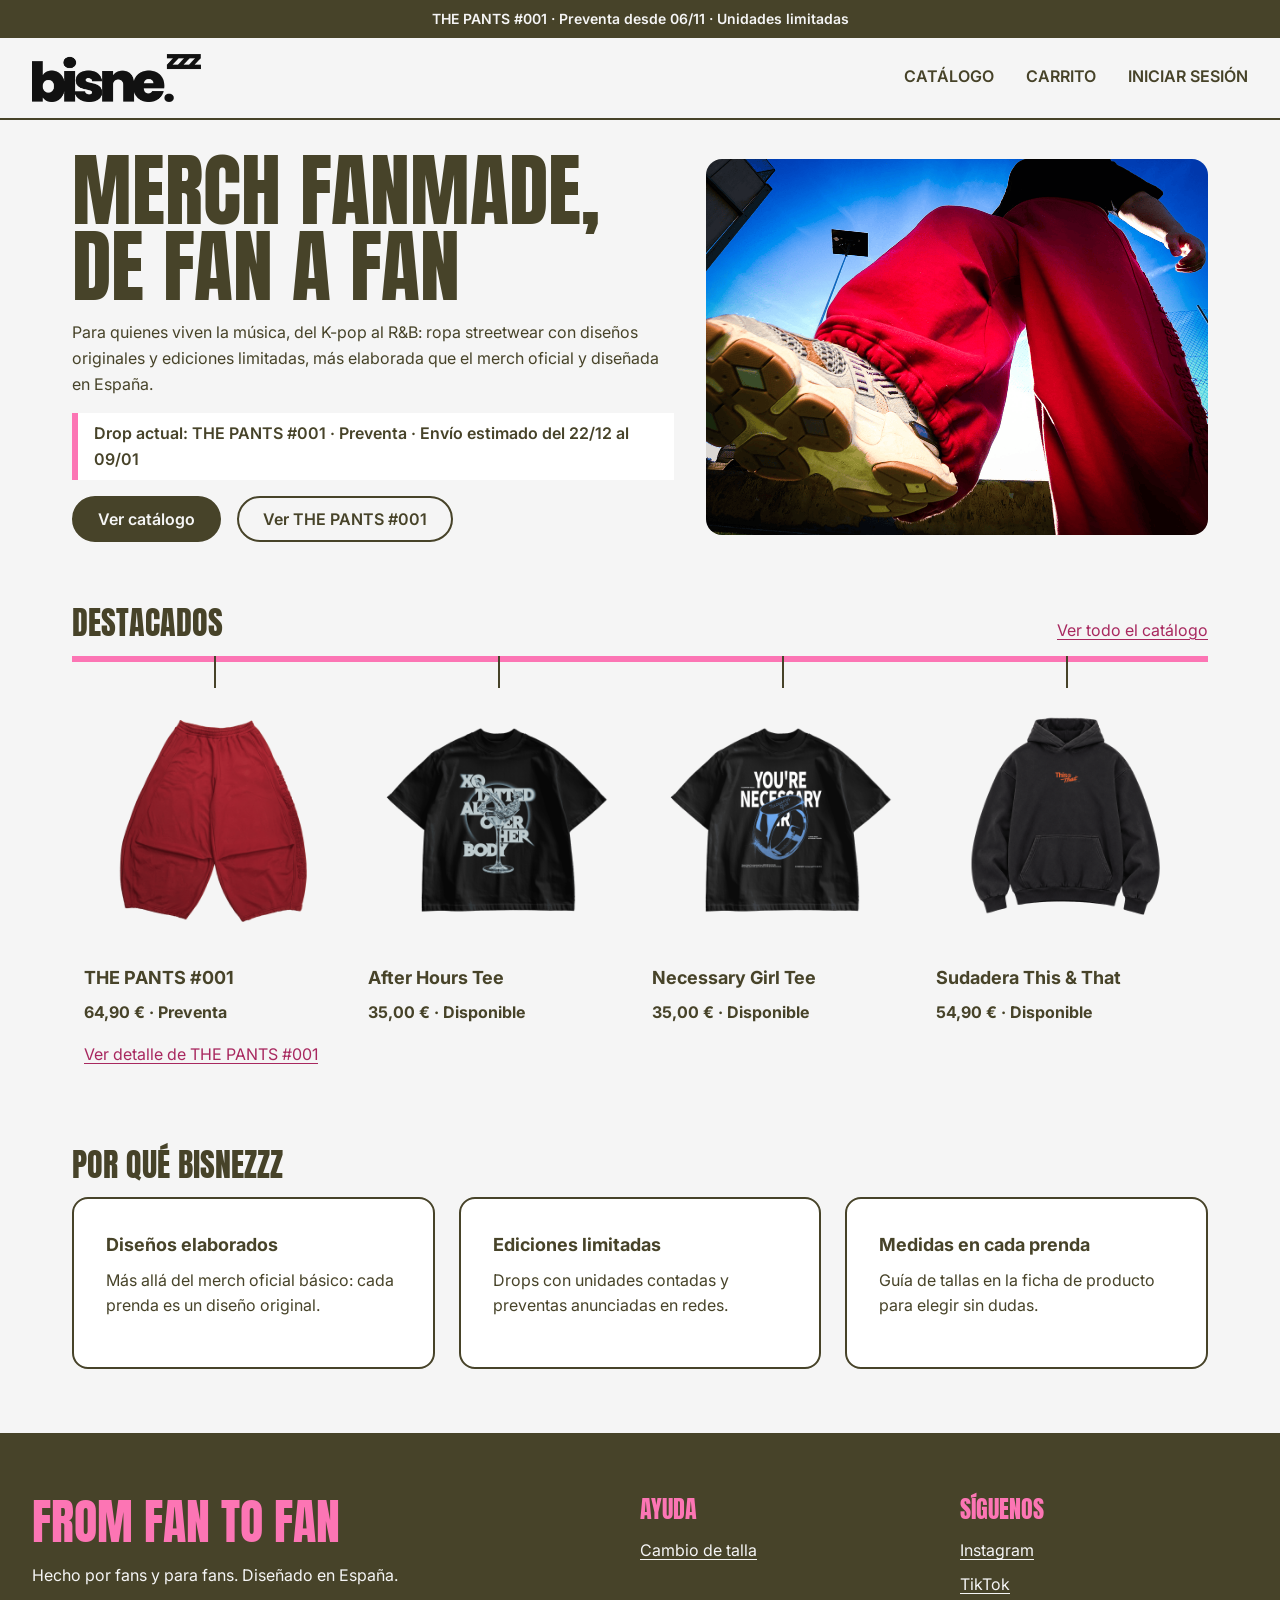
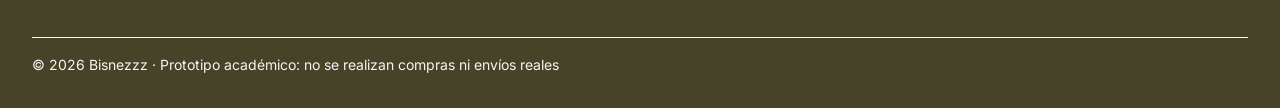
<file: index.html>
<!DOCTYPE html>
<html lang="es">

<head>
    <meta charset="UTF-8">
    <meta name="viewport" content="width=device-width, initial-scale=1.0">
    <title>Bisnezzz · Merch fanmade de música</title>
    <link rel="stylesheet" href="css/estilos.css">
</head>

<body>
    <header>
        <p>THE PANTS #001 · Preventa desde 06/11 · Unidades limitadas</p>
        <a href="index.html"><img class="logo" src="img/logo.png" alt="Bisnezzz, ir al inicio"></a>
        <nav aria-label="Principal">
            <ul>
                <li><a href="catalogo.html">Catálogo</a></li>
                <li><a href="carrito.html">Carrito</a></li>
                <li><a href="login.html">Iniciar sesión</a></li>
            </ul>
        </nav>
    </header>

    <main>
        <section class="presentacion" aria-labelledby="titulo-principal">
            <div class="presentacion-texto">
                <h1 id="titulo-principal">Merch fanmade, de fan a fan</h1>
                <p>Para quienes viven la música, del K-pop al R&amp;B: ropa streetwear con diseños originales y
                    ediciones limitadas, más elaborada que el merch oficial y diseñada en España.</p>
                <p class="drop-actual">Drop actual: THE PANTS #001 · Preventa · Envío estimado del 22/12 al 09/01</p>
                <div class="acciones">
                    <a class="boton" href="catalogo.html">Ver catálogo</a>
                    <a class="boton boton-secundario" href="detalle.html">Ver THE PANTS #001</a>
                </div>
            </div>
            <img class="presentacion-imagen" src="img/marketing.png"
                alt="Persona con el pantalón granate THE PANTS #001 y zapatillas, fotografiada desde abajo con el cielo azul de fondo">
        </section>

        <section class="destacados" aria-labelledby="titulo-destacados">
            <div class="destacados-cabecera">
                <h2 id="titulo-destacados">Destacados</h2>
                <a href="catalogo.html">Ver todo el catálogo</a>
            </div>

            <ul class="rail armario">
                <li class="prenda">
                    <div class="prenda-fotos">
                        <img class="foto-delante" src="img/the-pants-delante.png"
                            alt="Pantalón baggy granate THE PANTS #001 con letras bordadas en relieve en el lateral, vista delantera">
                        <img class="foto-detras" src="img/the-pants-detras.png"
                            alt="Pantalón baggy granate THE PANTS #001 con el gráfico REDRED en blanco, vista trasera">
                    </div>
                    <h3>THE PANTS #001</h3>
                    <p class="prenda-info">64,90 € · Preventa</p>
                    <a href="detalle.html">Ver detalle de THE PANTS #001</a>
                </li>

                <li class="prenda">
                    <div class="prenda-fotos">
                        <img class="foto-delante" src="img/the-weeknd-delante.png"
                            alt="Camiseta negra con el texto «XO tatted all over her body» y una figura cromada dentro de una copa de cóctel, vista delantera">
                        <img class="foto-detras" src="img/the-weeknd-detras.png"
                            alt="Camiseta negra con las fechas de la gira After Hours Til Dawn Europe 2026 de The Weeknd, vista trasera">
                    </div>
                    <h3>After Hours Tee</h3>
                    <p class="prenda-info">35,00 € · Disponible</p>
                </li>

                <li class="prenda">
                    <div class="prenda-fotos">
                        <img class="foto-delante" src="img/ocean-from-the-blue-delante.png"
                            alt="Camiseta negra con el texto «You're necessary» y un anillo azul con la inscripción Necessary Girl, vista delantera">
                        <img class="foto-detras" src="img/ocean-from-the-blue-detras.png"
                            alt="Camiseta negra con las fechas de la gira Back to Blue Europe Tour 27 de oceanfromtheblue en azul, vista trasera">
                    </div>
                    <h3>Necessary Girl Tee</h3>
                    <p class="prenda-info">35,00 € · Disponible</p>
                </li>

                <li class="prenda">
                    <div class="prenda-fotos">
                        <img class="foto-delante" src="img/sudadera-delante.png"
                            alt="Sudadera negra con capucha y el logo «This &amp; That» pequeño en naranja, vista delantera">
                        <img class="foto-detras" src="img/sudadera-detras.png"
                            alt="Sudadera negra con un collage «This &amp; That» de fotos, discos, auriculares y una taza, vista trasera">
                    </div>
                    <h3>Sudadera This &amp; That</h3>
                    <p class="prenda-info">54,90 € · Disponible</p>
                </li>
            </ul>
        </section>

        <section class="ventajas" aria-labelledby="titulo-ventajas">
            <h2 id="titulo-ventajas">Por qué Bisnezzz</h2>
            <ul class="ventajas-lista">
                <li class="ventaja">
                    <h3>Diseños elaborados</h3>
                    <p>Más allá del merch oficial básico: cada prenda es un diseño original.</p>
                </li>
                <li class="ventaja">
                    <h3>Ediciones limitadas</h3>
                    <p>Drops con unidades contadas y preventas anunciadas en redes.</p>
                </li>
                <li class="ventaja">
                    <h3>Medidas en cada prenda</h3>
                    <p>Guía de tallas en la ficha de producto para elegir sin dudas.</p>
                </li>
            </ul>
        </section>
    </main>

    <footer>
        <div class="frase">
            <h2>From fan to fan</h2>
            <p>Hecho por fans y para fans. Diseñado en España.</p>
        </div>

        <nav aria-label="Ayuda">
            <h2>Ayuda</h2>
            <a href="formulario.html">Cambio de talla</a>
        </nav>

        <div class="redes-sociales">
            <h2>Síguenos</h2>
            <ul>
                <li><a href="https://www.instagram.com/bisne.zzz/">Instagram</a></li>
                <li><a href="https://www.tiktok.com/@bisne.zzz">TikTok</a></li>
            </ul>
        </div>

        <div class="aviso">
            <p>© 2026 Bisnezzz · Prototipo académico: no se realizan compras ni envíos reales</p>
        </div>
    </footer>
</body>

</html>
</file>
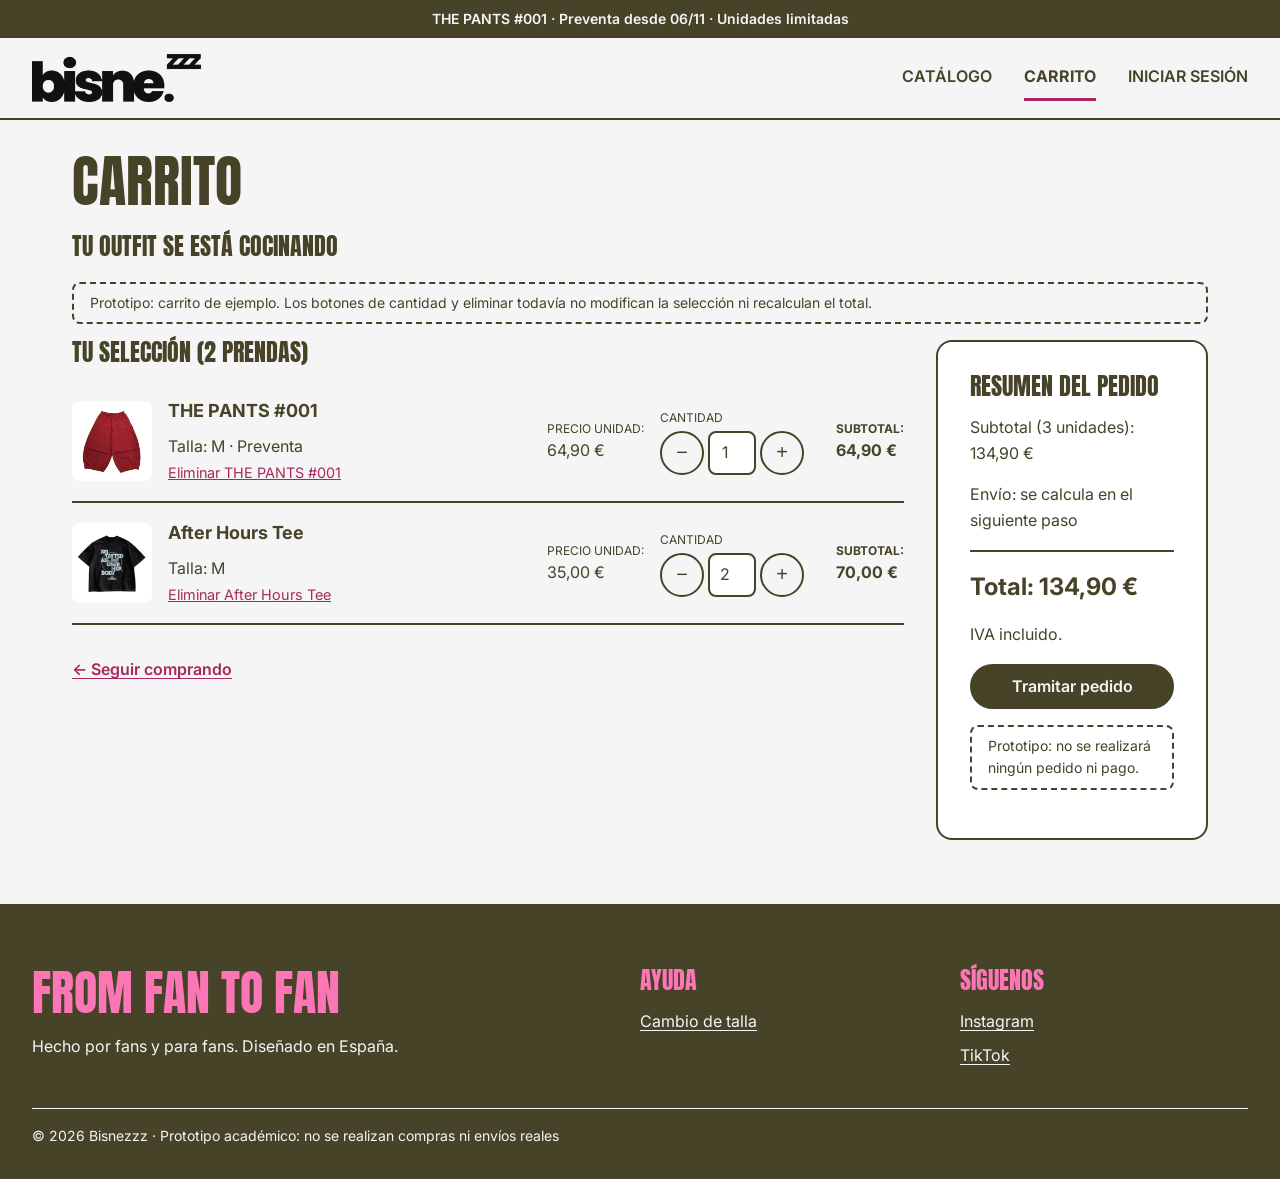
<file: carrito.html>
<!DOCTYPE html>
<html lang="es">

<head>
    <meta charset="UTF-8">
    <meta name="viewport" content="width=device-width, initial-scale=1.0">
    <title>Carrito · Bisnezzz</title>
    <link rel="stylesheet" href="css/estilos.css">
</head>

<body>
    <header>
        <p>THE PANTS #001 · Preventa desde 06/11 · Unidades limitadas</p>
        <a href="index.html"><img class="logo" src="img/logo.png" alt="Bisnezzz, ir al inicio"></a>
        <nav aria-label="Principal">
            <ul>
                <li><a href="catalogo.html">Catálogo</a></li>
                <li><a href="carrito.html" aria-current="page">Carrito</a></li>
                <li><a href="login.html">Iniciar sesión</a></li>
            </ul>
        </nav>
    </header>

    <main>
        <h1>Carrito</h1>
        <p class="frase-marca">Tu outfit se está cocinando</p>

        <p class="aviso-prototipo">Prototipo: carrito de ejemplo. Los botones de cantidad y eliminar todavía no modifican la selección ni recalculan el total.</p>

        <div class="carrito">
            <section class="carrito-productos" aria-labelledby="titulo-seleccion">
                <h2 id="titulo-seleccion">Tu selección (2 prendas)</h2>

                <ul class="carrito-lista">
                    <li class="carrito-fila">
                        <img src="img/the-pants-delante.png" alt="">
                        <div class="carrito-prenda">
                            <h3>THE PANTS #001</h3>
                            <p>Talla: M · Preventa</p>
                            <button class="boton-texto" type="button">Eliminar THE PANTS #001</button>
                        </div>
                        <p class="carrito-precio"><span>Precio unidad:</span> 64,90 €</p>
                        <div class="carrito-cantidad">
                            <label for="cantidad-1">Cantidad</label>
                            <button type="button" aria-label="Quitar una unidad de THE PANTS #001">−</button>
                            <input type="number" id="cantidad-1" name="cantidad-1" value="1" min="1" max="5">
                            <button type="button" aria-label="Añadir una unidad de THE PANTS #001">+</button>
                        </div>
                        <p class="carrito-subtotal"><span>Subtotal:</span> 64,90 €</p>
                    </li>

                    <li class="carrito-fila">
                        <img src="img/the-weeknd-delante.png" alt="">
                        <div class="carrito-prenda">
                            <h3>After Hours Tee</h3>
                            <p>Talla: M</p>
                            <button class="boton-texto" type="button">Eliminar After Hours Tee</button>
                        </div>
                        <p class="carrito-precio"><span>Precio unidad:</span> 35,00 €</p>
                        <div class="carrito-cantidad">
                            <label for="cantidad-2">Cantidad</label>
                            <button type="button" aria-label="Quitar una unidad de After Hours Tee">−</button>
                            <input type="number" id="cantidad-2" name="cantidad-2" value="2" min="1" max="5">
                            <button type="button" aria-label="Añadir una unidad de After Hours Tee">+</button>
                        </div>
                        <p class="carrito-subtotal"><span>Subtotal:</span> 70,00 €</p>
                    </li>
                </ul>

                <a class="volver" href="catalogo.html">← Seguir comprando</a>
            </section>

            <aside class="resumen" aria-labelledby="titulo-resumen">
                <h2 id="titulo-resumen">Resumen del pedido</h2>
                <p>Subtotal (3 unidades): 134,90 €</p>
                <p>Envío: se calcula en el siguiente paso</p>
                <p class="total">Total: 134,90 €</p>
                <p>IVA incluido.</p>
                <button class="boton" type="button">Tramitar pedido</button>
                <p class="aviso-prototipo">Prototipo: no se realizará ningún pedido ni pago.</p>
            </aside>
        </div>
    </main>

    <footer>
        <div class="frase">
            <h2>From fan to fan</h2>
            <p>Hecho por fans y para fans. Diseñado en España.</p>
        </div>

        <nav aria-label="Ayuda">
            <h2>Ayuda</h2>
            <a href="formulario.html">Cambio de talla</a>
        </nav>

        <div class="redes-sociales">
            <h2>Síguenos</h2>
            <ul>
                <li><a href="https://www.instagram.com/bisne.zzz/">Instagram</a></li>
                <li><a href="https://www.tiktok.com/@bisne.zzz">TikTok</a></li>
            </ul>
        </div>

        <div class="aviso">
            <p>© 2026 Bisnezzz · Prototipo académico: no se realizan compras ni envíos reales</p>
        </div>
    </footer>
</body>

</html>
</file>
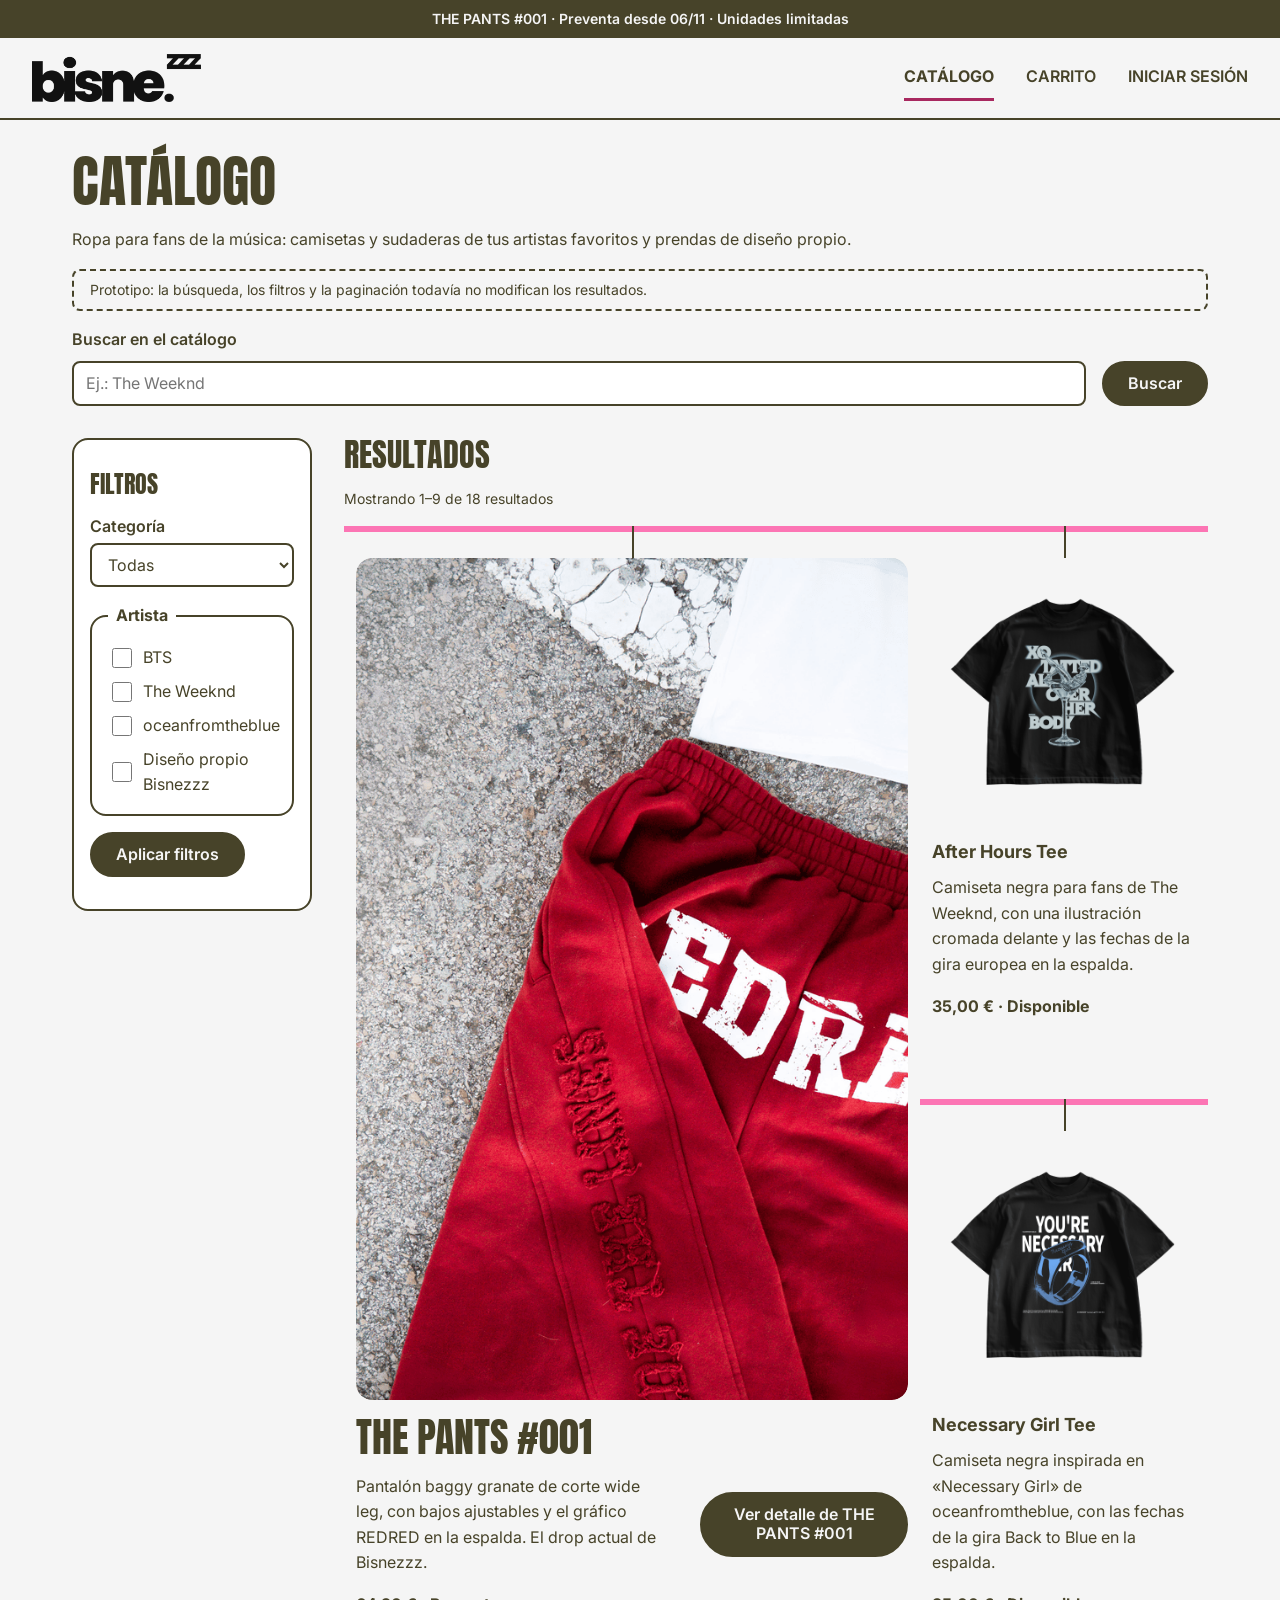
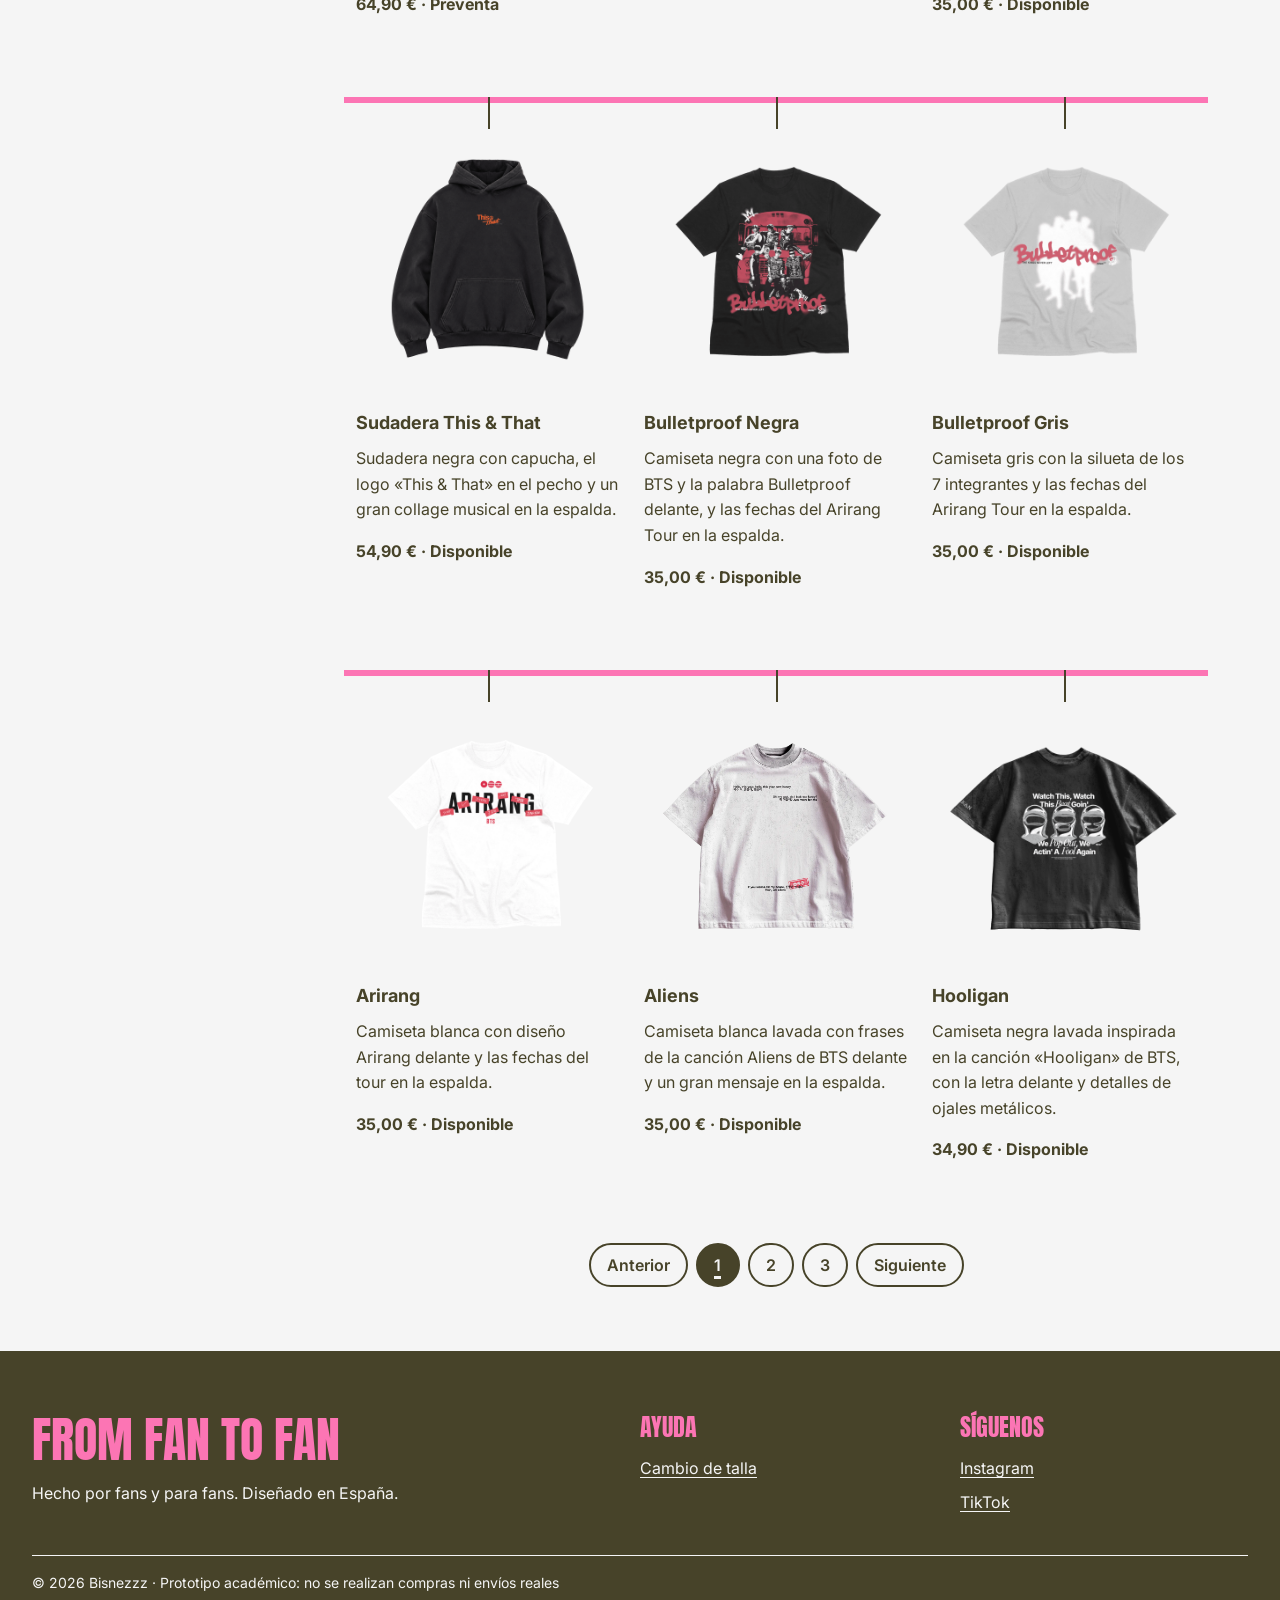
<file: catalogo.html>
<!DOCTYPE html>
<html lang="es">

<head>
    <meta charset="UTF-8">
    <meta name="viewport" content="width=device-width, initial-scale=1.0">
    <title>Catálogo · Bisnezzz</title>
    <link rel="stylesheet" href="css/estilos.css">
</head>

<body>
    <header>
        <p>THE PANTS #001 · Preventa desde 06/11 · Unidades limitadas</p>
        <a href="index.html"><img class="logo" src="img/logo.png" alt="Bisnezzz, ir al inicio"></a>
        <nav aria-label="Principal">
            <ul>
                <li><a href="catalogo.html" aria-current="page">Catálogo</a></li>
                <li><a href="carrito.html">Carrito</a></li>
                <li><a href="login.html">Iniciar sesión</a></li>
            </ul>
        </nav>
    </header>

    <main>
        <h1>Catálogo</h1>
        <p>Ropa para fans de la música: camisetas y sudaderas de tus artistas favoritos y prendas de diseño propio.</p>

        <p class="aviso-prototipo">Prototipo: la búsqueda, los filtros y la paginación todavía no modifican los resultados.</p>

        <div class="buscador" role="search">
            <label for="busqueda">Buscar en el catálogo</label>
            <input type="search" id="busqueda" name="busqueda" placeholder="Ej.: The Weeknd">
            <button class="boton" type="button">Buscar</button>
        </div>

        <div class="catalogo-contenido">
            <aside class="filtros" aria-labelledby="titulo-filtros">
                <h2 id="titulo-filtros">Filtros</h2>

                <label for="categoria">Categoría</label>
                <select id="categoria" name="categoria">
                    <option value="todas">Todas</option>
                    <option value="camisetas">Camisetas</option>
                    <option value="sudaderas">Sudaderas</option>
                    <option value="pantalones">Pantalones</option>
                    <option value="special-drops">Special Drops</option>
                </select>

                <fieldset>
                    <legend>Artista</legend>
                    <label><input type="checkbox" name="artista" value="bts"> BTS</label>
                    <label><input type="checkbox" name="artista" value="the-weeknd"> The Weeknd</label>
                    <label><input type="checkbox" name="artista" value="oceanfromtheblue"> oceanfromtheblue</label>
                    <label><input type="checkbox" name="artista" value="bisnezzz"> Diseño propio Bisnezzz</label>
                </fieldset>

                <button class="boton" type="button">Aplicar filtros</button>
            </aside>

            <section class="resultados" aria-labelledby="titulo-resultados">
                <h2 id="titulo-resultados">Resultados</h2>
                <p class="resumen-resultados">Mostrando 1–9 de 18 resultados</p>

                <ul class="catalogo-grid armario">
                    <li id="the-pants">
                        <article class="ficha ficha-destacada">
                            <a class="ampliar" href="#ampliar-the-pants">
                                <div class="prenda-fotos">
                                    <img class="foto-delante" src="img/catalogo-pants.png"
                                        alt="Ampliar foto: pantalón granate THE PANTS #001 sobre el asfalto, con las letras bordadas del lateral y el gráfico REDRED en blanco">
                                    <img class="foto-detras" src="img/catalogo2-pants.png"
                                        alt="Pantalón baggy granate THE PANTS #001 con el gráfico REDRED en blanco, vista trasera">
                                </div>
                            </a>
                            <h3>THE PANTS #001</h3>
                            <p>Pantalón baggy granate de corte wide leg, con bajos ajustables y el gráfico REDRED en la espalda. El drop actual de Bisnezzz.</p>
                            <p class="ficha-info">64,90 € · Preventa</p>
                            <a class="boton" href="detalle.html">Ver detalle de THE PANTS #001</a>
                        </article>
                    </li>

                    <li id="after-hours">
                        <article class="ficha">
                            <a class="ampliar" href="#ampliar-after-hours">
                                <div class="prenda-fotos">
                                    <img class="foto-delante" src="img/the-weeknd-delante.png"
                                        alt="Ampliar foto: camiseta negra con el texto «XO tatted all over her body» y una figura cromada dentro de una copa de cóctel, vista delantera">
                                    <img class="foto-detras" src="img/the-weeknd-detras.png"
                                        alt="Camiseta negra con las fechas de la gira After Hours Til Dawn Europe 2026 de The Weeknd, vista trasera">
                                </div>
                            </a>
                            <h3>After Hours Tee</h3>
                            <p>Camiseta negra para fans de The Weeknd, con una ilustración cromada delante y las fechas de la gira europea en la espalda.</p>
                            <p class="ficha-info">35,00 € · Disponible</p>
                        </article>
                    </li>

                    <li id="necessary-girl">
                        <article class="ficha">
                            <a class="ampliar" href="#ampliar-necessary-girl">
                                <div class="prenda-fotos">
                                    <img class="foto-delante" src="img/ocean-from-the-blue-delante.png"
                                        alt="Ampliar foto: camiseta negra con el texto «You're necessary» y un anillo azul con la inscripción Necessary Girl, vista delantera">
                                    <img class="foto-detras" src="img/ocean-from-the-blue-detras.png"
                                        alt="Camiseta negra con las fechas de la gira Back to Blue Europe Tour 27 de oceanfromtheblue en azul, vista trasera">
                                </div>
                            </a>
                            <h3>Necessary Girl Tee</h3>
                            <p>Camiseta negra inspirada en «Necessary Girl» de oceanfromtheblue, con las fechas de la gira Back to Blue en la espalda.</p>
                            <p class="ficha-info">35,00 € · Disponible</p>
                        </article>
                    </li>

                    <li id="sudadera">
                        <article class="ficha">
                            <a class="ampliar" href="#ampliar-sudadera">
                                <div class="prenda-fotos">
                                    <img class="foto-delante" src="img/sudadera-delante.png"
                                        alt="Ampliar foto: sudadera negra con capucha y el logo «This &amp; That» pequeño en naranja, vista delantera">
                                    <img class="foto-detras" src="img/sudadera-detras.png"
                                        alt="Sudadera negra con un collage «This &amp; That» de fotos, discos, auriculares y una taza, vista trasera">
                                </div>
                            </a>
                            <h3>Sudadera This &amp; That</h3>
                            <p>Sudadera negra con capucha, el logo «This &amp; That» en el pecho y un gran collage musical en la espalda.</p>
                            <p class="ficha-info">54,90 € · Disponible</p>
                        </article>
                    </li>

                    <li id="bulletproof-negra">
                        <article class="ficha">
                            <a class="ampliar" href="#ampliar-bulletproof-negra">
                                <div class="prenda-fotos">
                                    <img class="foto-delante" src="img/arirang-black-delante.png"
                                        alt="Ampliar foto: camiseta negra con una foto de los integrantes de BTS delante de un autobús y la palabra Bulletproof en rosa, vista delantera">
                                    <img class="foto-detras" src="img/arirang-black-detras.png"
                                        alt="Camiseta negra con el texto Arirang Tour Europe y las fechas de la gira en rosa, vista trasera">
                                </div>
                            </a>
                            <h3>Bulletproof Negra</h3>
                            <p>Camiseta negra con una foto de BTS y la palabra Bulletproof delante, y las fechas del Arirang Tour en la espalda.</p>
                            <p class="ficha-info">35,00 € · Disponible</p>
                        </article>
                    </li>

                    <li id="bulletproof-gris">
                        <article class="ficha">
                            <a class="ampliar" href="#ampliar-bulletproof-gris">
                                <div class="prenda-fotos">
                                    <img class="foto-delante" src="img/bulletproof-gris-delante.png"
                                        alt="Ampliar foto: camiseta gris claro con la silueta difuminada de los 7 integrantes de BTS y la palabra Bulletproof en rosa, vista delantera">
                                    <img class="foto-detras" src="img/bulletproof-gris-detras.png"
                                        alt="Camiseta gris claro con el texto Arirang Tour Europe y las fechas de la gira en rosa, vista trasera">
                                </div>
                            </a>
                            <h3>Bulletproof Gris</h3>
                            <p>Camiseta gris con la silueta de los 7 integrantes y las fechas del Arirang Tour en la espalda.</p>
                            <p class="ficha-info">35,00 € · Disponible</p>
                        </article>
                    </li>

                    <li id="arirang">
                        <article class="ficha">
                            <a class="ampliar" href="#ampliar-arirang">
                                <div class="prenda-fotos">
                                    <img class="foto-delante" src="img/arirang-delante.png"
                                        alt="Ampliar foto: camiseta blanca con la palabra Arirang en negro y etiquetas rojas, vista delantera">
                                    <img class="foto-detras" src="img/arirang-detras.png"
                                        alt="Camiseta blanca con el texto Arirang Tour en rojo, una ilustración de los integrantes en una mesa y las fechas de la gira, vista trasera">
                                </div>
                            </a>
                            <h3>Arirang</h3>
                            <p>Camiseta blanca con diseño Arirang delante y las fechas del tour en la espalda.</p>
                            <p class="ficha-info">35,00 € · Disponible</p>
                        </article>
                    </li>

                    <li id="aliens">
                        <article class="ficha">
                            <a class="ampliar" href="#ampliar-aliens">
                                <div class="prenda-fotos">
                                    <img class="foto-delante" src="img/aliens-delante.png"
                                        alt="Ampliar foto: camiseta blanca lavada con frases de la canción Aliens de BTS en letra pequeña, vista delantera">
                                    <img class="foto-detras" src="img/aliens-detras.png"
                                        alt="Camiseta blanca lavada con el texto «Everybody know now where the K is» y un sello rojo en coreano, vista trasera">
                                </div>
                            </a>
                            <h3>Aliens</h3>
                            <p>Camiseta blanca lavada con frases de la canción Aliens de BTS delante y un gran mensaje en la espalda.</p>
                            <p class="ficha-info">35,00 € · Disponible</p>
                        </article>
                    </li>

                    <li id="hooligan">
                        <article class="ficha">
                            <a class="ampliar" href="#ampliar-hooligan">
                                <div class="prenda-fotos">
                                    <img class="foto-delante" src="img/hooligan-delante.png"
                                        alt="Ampliar foto: camiseta negra lavada con tres caras con pasamontañas y la frase «Watch this, watch this beat goin'», vista delantera">
                                    <img class="foto-detras" src="img/hooligan-detras.png"
                                        alt="Camiseta negra lavada, lisa, con ojales metálicos, vista trasera">
                                </div>
                            </a>
                            <h3>Hooligan</h3>
                            <p>Camiseta negra lavada inspirada en la canción «Hooligan» de BTS, con la letra delante y detalles de ojales metálicos.</p>
                            <p class="ficha-info">34,90 € · Disponible</p>
                        </article>
                    </li>
                </ul>

                <nav class="paginacion" aria-label="Paginación">
                    <ul>
                        <li><button type="button">Anterior</button></li>
                        <li><button type="button" aria-current="page">1</button></li>
                        <li><button type="button">2</button></li>
                        <li><button type="button">3</button></li>
                        <li><button type="button">Siguiente</button></li>
                    </ul>
                </nav>
            </section>
        </div>

        <section class="ampliada" id="ampliar-the-pants" aria-label="Foto ampliada de THE PANTS #001">
            <a class="cerrar" href="#the-pants">Cerrar</a>
            <div class="ampliada-fotos">
                <img src="img/the-pants-delante.png" alt="Pantalón granate THE PANTS #001 sobre el asfalto, con las letras bordadas del lateral y el gráfico REDRED en blanco">
                <img src="img/the-pants-detras.png" alt="Pantalón baggy granate THE PANTS #001 con el gráfico REDRED en blanco, vista trasera">
            </div>
        </section>

        <section class="ampliada" id="ampliar-after-hours" aria-label="Foto ampliada de After Hours Tee">
            <a class="cerrar" href="#after-hours">Cerrar</a>
            <div class="ampliada-fotos">
                <img src="img/the-weeknd-delante.png" alt="Camiseta negra con el texto «XO tatted all over her body» y una figura cromada dentro de una copa de cóctel, vista delantera">
                <img src="img/the-weeknd-detras.png" alt="Camiseta negra con las fechas de la gira After Hours Til Dawn Europe 2026 de The Weeknd, vista trasera">
            </div>
        </section>

        <section class="ampliada" id="ampliar-necessary-girl" aria-label="Foto ampliada de Necessary Girl Tee">
            <a class="cerrar" href="#necessary-girl">Cerrar</a>
            <div class="ampliada-fotos">
                <img src="img/ocean-from-the-blue-delante.png" alt="Camiseta negra con el texto «You're necessary» y un anillo azul con la inscripción Necessary Girl, vista delantera">
                <img src="img/ocean-from-the-blue-detras.png" alt="Camiseta negra con las fechas de la gira Back to Blue Europe Tour 27 de oceanfromtheblue en azul, vista trasera">
            </div>
        </section>

        <section class="ampliada" id="ampliar-sudadera" aria-label="Foto ampliada de Sudadera This &amp; That">
            <a class="cerrar" href="#sudadera">Cerrar</a>
            <div class="ampliada-fotos">
                <img src="img/sudadera-delante.png" alt="Sudadera negra con capucha y el logo «This &amp; That» pequeño en naranja, vista delantera">
                <img src="img/sudadera-detras.png" alt="Sudadera negra con un collage «This &amp; That» de fotos, discos, auriculares y una taza, vista trasera">
            </div>
        </section>

        <section class="ampliada" id="ampliar-bulletproof-negra" aria-label="Foto ampliada de Bulletproof Negra">
            <a class="cerrar" href="#bulletproof-negra">Cerrar</a>
            <div class="ampliada-fotos">
                <img src="img/arirang-black-delante.png" alt="Camiseta negra con una foto de los integrantes de BTS delante de un autobús y la palabra Bulletproof en rosa, vista delantera">
                <img src="img/arirang-black-detras.png" alt="Camiseta negra con el texto Arirang Tour Europe y las fechas de la gira en rosa, vista trasera">
            </div>
        </section>

        <section class="ampliada" id="ampliar-bulletproof-gris" aria-label="Foto ampliada de Bulletproof Gris">
            <a class="cerrar" href="#bulletproof-gris">Cerrar</a>
            <div class="ampliada-fotos">
                <img src="img/bulletproof-gris-delante.png" alt="Camiseta gris claro con la silueta difuminada de los 7 integrantes de BTS y la palabra Bulletproof en rosa, vista delantera">
                <img src="img/bulletproof-gris-detras.png" alt="Camiseta gris claro con el texto Arirang Tour Europe y las fechas de la gira en rosa, vista trasera">
            </div>
        </section>

        <section class="ampliada" id="ampliar-arirang" aria-label="Foto ampliada de Arirang">
            <a class="cerrar" href="#arirang">Cerrar</a>
            <div class="ampliada-fotos">
                <img src="img/arirang-delante.png" alt="Camiseta blanca con la palabra Arirang en negro y etiquetas rojas, vista delantera">
                <img src="img/arirang-detras.png" alt="Camiseta blanca con el texto Arirang Tour en rojo, una ilustración de los integrantes en una mesa y las fechas de la gira, vista trasera">
            </div>
        </section>

        <section class="ampliada" id="ampliar-aliens" aria-label="Foto ampliada de Aliens">
            <a class="cerrar" href="#aliens">Cerrar</a>
            <div class="ampliada-fotos">
                <img src="img/aliens-delante.png" alt="Camiseta blanca lavada con frases de la canción Aliens de BTS en letra pequeña, vista delantera">
                <img src="img/aliens-detras.png" alt="Camiseta blanca lavada con el texto «Everybody know now where the K is» y un sello rojo en coreano, vista trasera">
            </div>
        </section>

        <section class="ampliada" id="ampliar-hooligan" aria-label="Foto ampliada de Hooligan">
            <a class="cerrar" href="#hooligan">Cerrar</a>
            <div class="ampliada-fotos">
                <img src="img/hooligan-delante.png" alt="Camiseta negra lavada con tres caras con pasamontañas y la frase «Watch this, watch this beat goin'», vista delantera">
                <img src="img/hooligan-detras.png" alt="Camiseta negra lavada, lisa, con ojales metálicos, vista trasera">
            </div>
        </section>
    </main>

    <footer>
        <div class="frase">
            <h2>From fan to fan</h2>
            <p>Hecho por fans y para fans. Diseñado en España.</p>
        </div>

        <nav aria-label="Ayuda">
            <h2>Ayuda</h2>
            <a href="formulario.html">Cambio de talla</a>
        </nav>

        <div class="redes-sociales">
            <h2>Síguenos</h2>
            <ul>
                <li><a href="https://www.instagram.com/bisne.zzz/">Instagram</a></li>
                <li><a href="https://www.tiktok.com/@bisne.zzz">TikTok</a></li>
            </ul>
        </div>

        <div class="aviso">
            <p>© 2026 Bisnezzz · Prototipo académico: no se realizan compras ni envíos reales</p>
        </div>
    </footer>
</body>

</html>
</file>
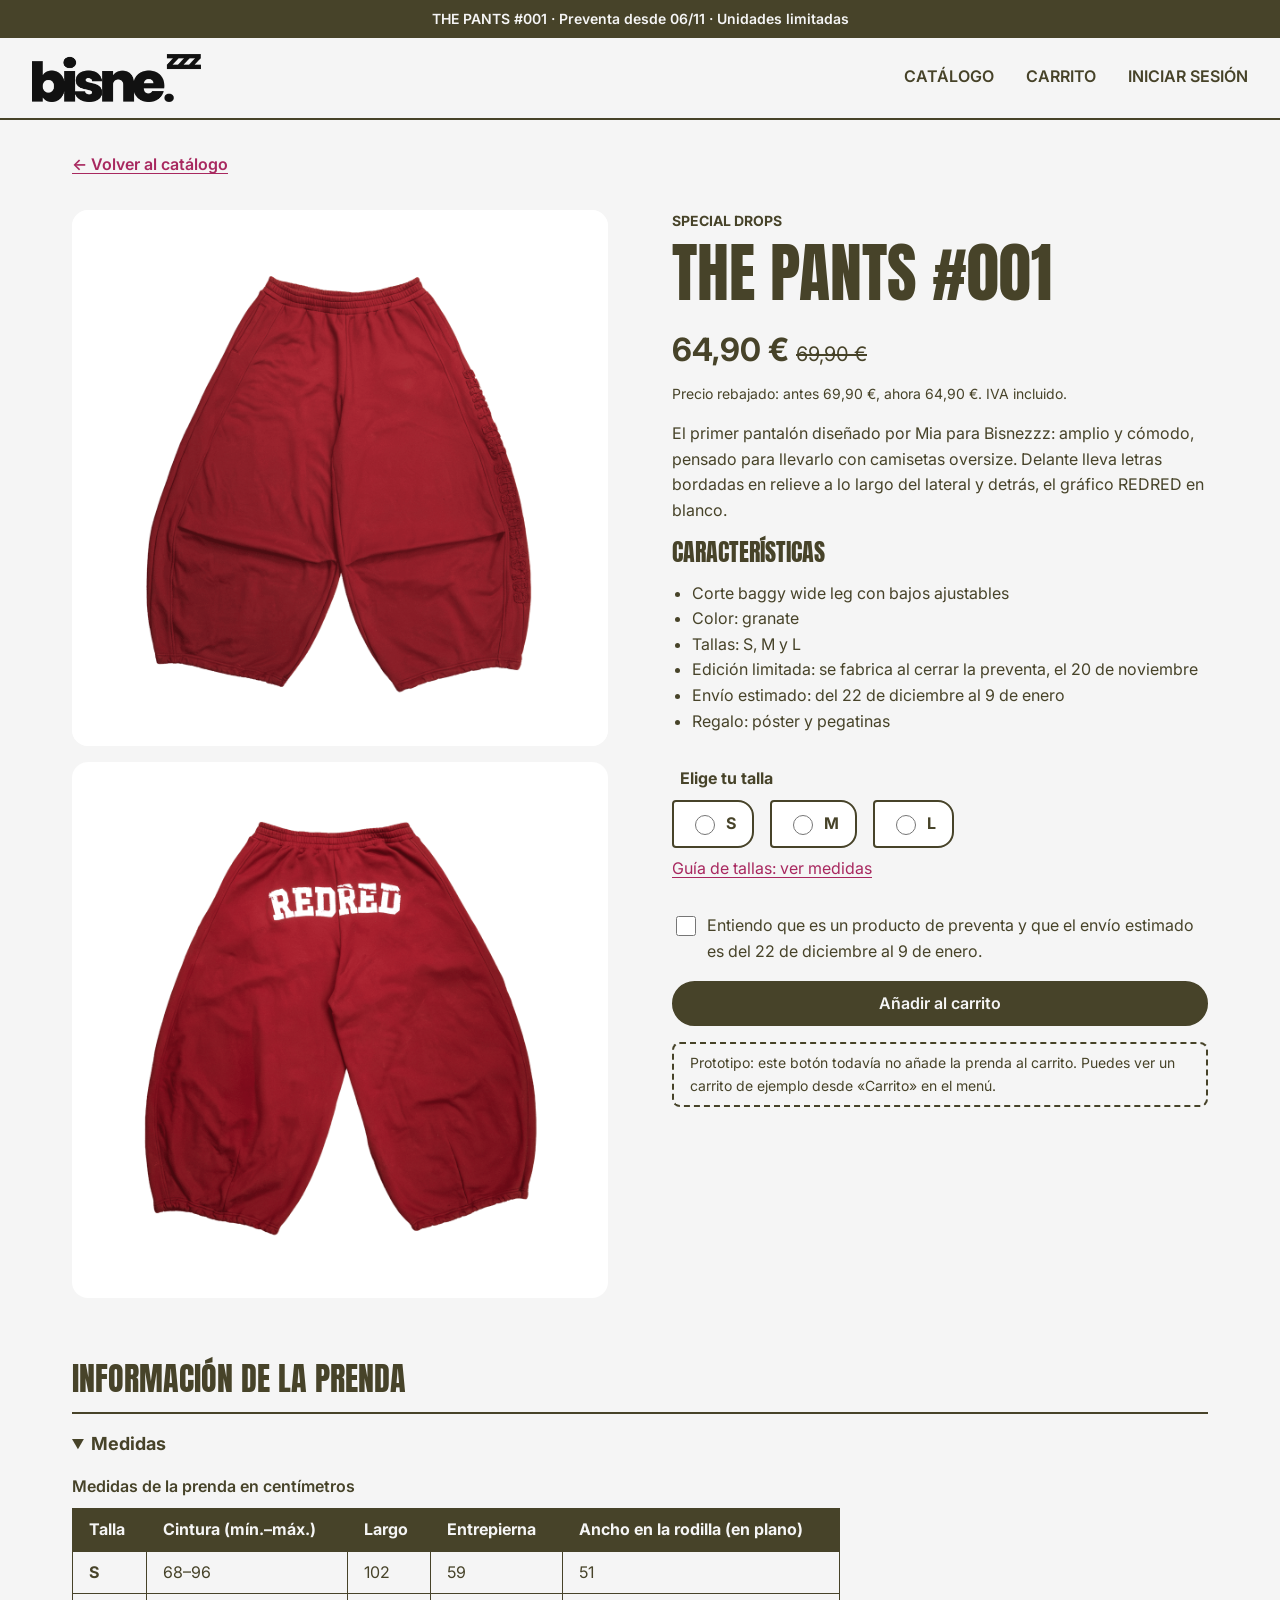
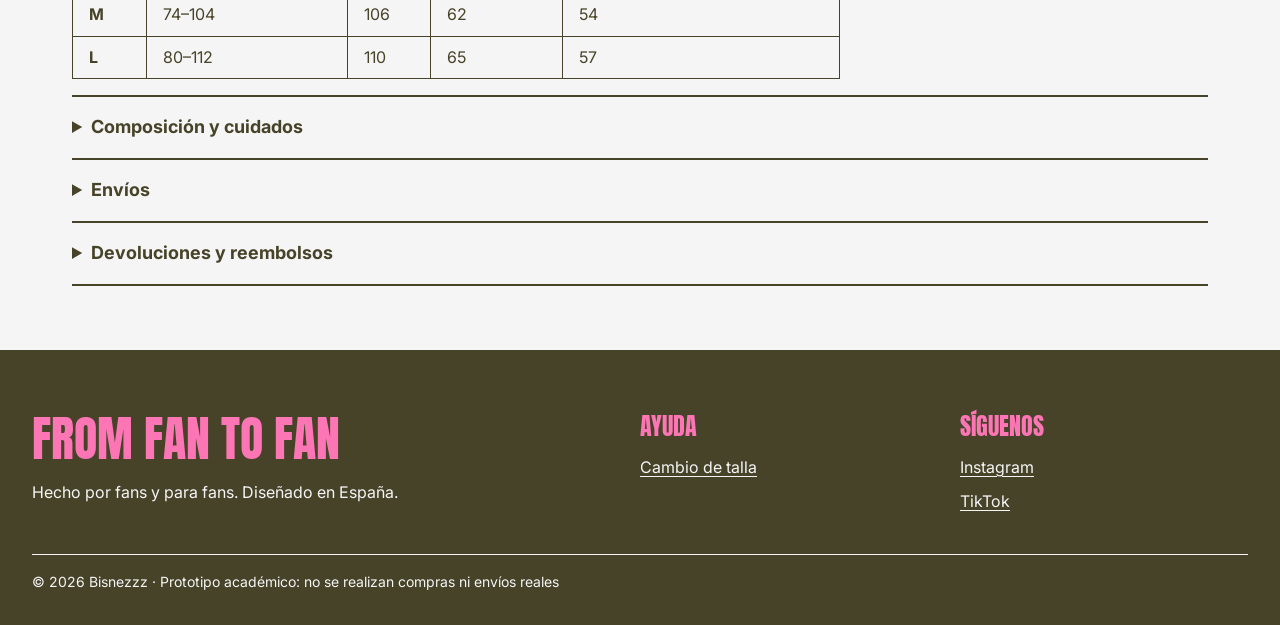
<file: detalle.html>
<!DOCTYPE html>
<html lang="es">

<head>
    <meta charset="UTF-8">
    <meta name="viewport" content="width=device-width, initial-scale=1.0">
    <title>THE PANTS #001 · Bisnezzz</title>
    <link rel="stylesheet" href="css/estilos.css">
</head>

<body>
    <header>
        <p>THE PANTS #001 · Preventa desde 06/11 · Unidades limitadas</p>
        <a href="index.html"><img class="logo" src="img/logo.png" alt="Bisnezzz, ir al inicio"></a>
        <nav aria-label="Principal">
            <ul>
                <li><a href="catalogo.html">Catálogo</a></li>
                <li><a href="carrito.html">Carrito</a></li>
                <li><a href="login.html">Iniciar sesión</a></li>
            </ul>
        </nav>
    </header>

    <main>
        <a class="volver" href="catalogo.html">← Volver al catálogo</a>

        <div class="detalle">
            <div class="detalle-galeria">
                <div class="detalle-principal">
                    <img src="img/the-pants-delante.png"
                        alt="Pantalón baggy granate THE PANTS #001 con letras bordadas en relieve en el lateral, vista delantera">
                </div>
                <img src="img/the-pants-detras.png"
                    alt="Pantalón baggy granate THE PANTS #001 con el gráfico REDRED en blanco, vista trasera">
            </div>

            <div class="detalle-info">
                <p class="categoria">Special Drops</p>
                <h1>THE PANTS #001</h1>

                <p class="precio">64,90 € <s>69,90 €</s></p>
                <p class="precio-nota">Precio rebajado: antes 69,90 €, ahora 64,90 €. IVA incluido.</p>

                <p class="descripcion">El primer pantalón diseñado por Mia para Bisnezzz: amplio y cómodo, pensado para
                    llevarlo con camisetas oversize. Delante lleva letras bordadas en relieve a lo largo del lateral y
                    detrás, el gráfico REDRED en blanco.</p>

                <h2>Características</h2>
                <ul class="caracteristicas">
                    <li>Corte baggy wide leg con bajos ajustables</li>
                    <li>Color: granate</li>
                    <li>Tallas: S, M y L</li>
                    <li>Edición limitada: se fabrica al cerrar la preventa, el 20 de noviembre</li>
                    <li>Envío estimado: del 22 de diciembre al 9 de enero</li>
                    <li>Regalo: póster y pegatinas</li>
                </ul>

                <fieldset class="selector-talla">
                    <legend>Elige tu talla</legend>
                    <label class="ticket"><input type="radio" name="talla" value="S"> S</label>
                    <label class="ticket"><input type="radio" name="talla" value="M"> M</label>
                    <label class="ticket"><input type="radio" name="talla" value="L"> L</label>
                </fieldset>
                <a href="#medidas">Guía de tallas: ver medidas</a>

                <label class="condicion">
                    <input type="checkbox" name="condicion-preventa">
                    Entiendo que es un producto de preventa y que el envío estimado es del 22 de diciembre al 9 de
                    enero.
                </label>

                <button class="boton" type="button">Añadir al carrito</button>
                <p class="aviso-prototipo">Prototipo: este botón todavía no añade la prenda al carrito. Puedes ver un
                    carrito de ejemplo desde «Carrito» en el menú.</p>
            </div>
        </div>

        <section class="informacion" aria-labelledby="titulo-informacion">
            <h2 id="titulo-informacion">Información de la prenda</h2>

            <details id="medidas" open>
                <summary>Medidas</summary>
                <table>
                    <caption>Medidas de la prenda en centímetros</caption>
                    <thead>
                        <tr>
                            <th scope="col">Talla</th>
                            <th scope="col">Cintura (mín.–máx.)</th>
                            <th scope="col">Largo</th>
                            <th scope="col">Entrepierna</th>
                            <th scope="col">Ancho en la rodilla (en plano)</th>
                        </tr>
                    </thead>
                    <tbody>
                        <tr>
                            <th scope="row">S</th>
                            <td>68–96</td>
                            <td>102</td>
                            <td>59</td>
                            <td>51</td>
                        </tr>
                        <tr>
                            <th scope="row">M</th>
                            <td>74–104</td>
                            <td>106</td>
                            <td>62</td>
                            <td>54</td>
                        </tr>
                        <tr>
                            <th scope="row">L</th>
                            <td>80–112</td>
                            <td>110</td>
                            <td>65</td>
                            <td>57</td>
                        </tr>
                    </tbody>
                </table>
            </details>

            <details>
                <summary>Composición y cuidados</summary>
                <p>100 % algodón con forro polar, 390 g/m². Lavado a 30 °C como máximo. No usar secadora. Planchar a
                    temperatura baja. No usar lejía.</p>
            </details>

            <details>
                <summary>Envíos</summary>
                <p>Enviamos a la Península, Baleares y Europa. El precio y el plazo dependen del destino y del tipo de
                    envío que elijas. Los gastos de aduana no están incluidos.</p>
            </details>

            <details>
                <summary>Devoluciones y reembolsos</summary>
                <p>Tienes 14 días naturales desde que recibes el pedido para devolverlo. Te enviamos una etiqueta de
                    devolución y su coste (4,60 €) se descuenta del reembolso. Si la prenda tiene un defecto, la
                    devolución es gratuita.</p>
                <a href="formulario.html">¿No te queda bien? Solicita un cambio de talla</a>
            </details>
        </section>
    </main>

    <footer>
        <div class="frase">
            <h2>From fan to fan</h2>
            <p>Hecho por fans y para fans. Diseñado en España.</p>
        </div>

        <nav aria-label="Ayuda">
            <h2>Ayuda</h2>
            <a href="formulario.html">Cambio de talla</a>
        </nav>

        <div class="redes-sociales">
            <h2>Síguenos</h2>
            <ul>
                <li><a href="https://www.instagram.com/bisne.zzz/">Instagram</a></li>
                <li><a href="https://www.tiktok.com/@bisne.zzz">TikTok</a></li>
            </ul>
        </div>

        <div class="aviso">
            <p>© 2026 Bisnezzz · Prototipo académico: no se realizan compras ni envíos reales</p>
        </div>
    </footer>
</body>

</html>
</file>
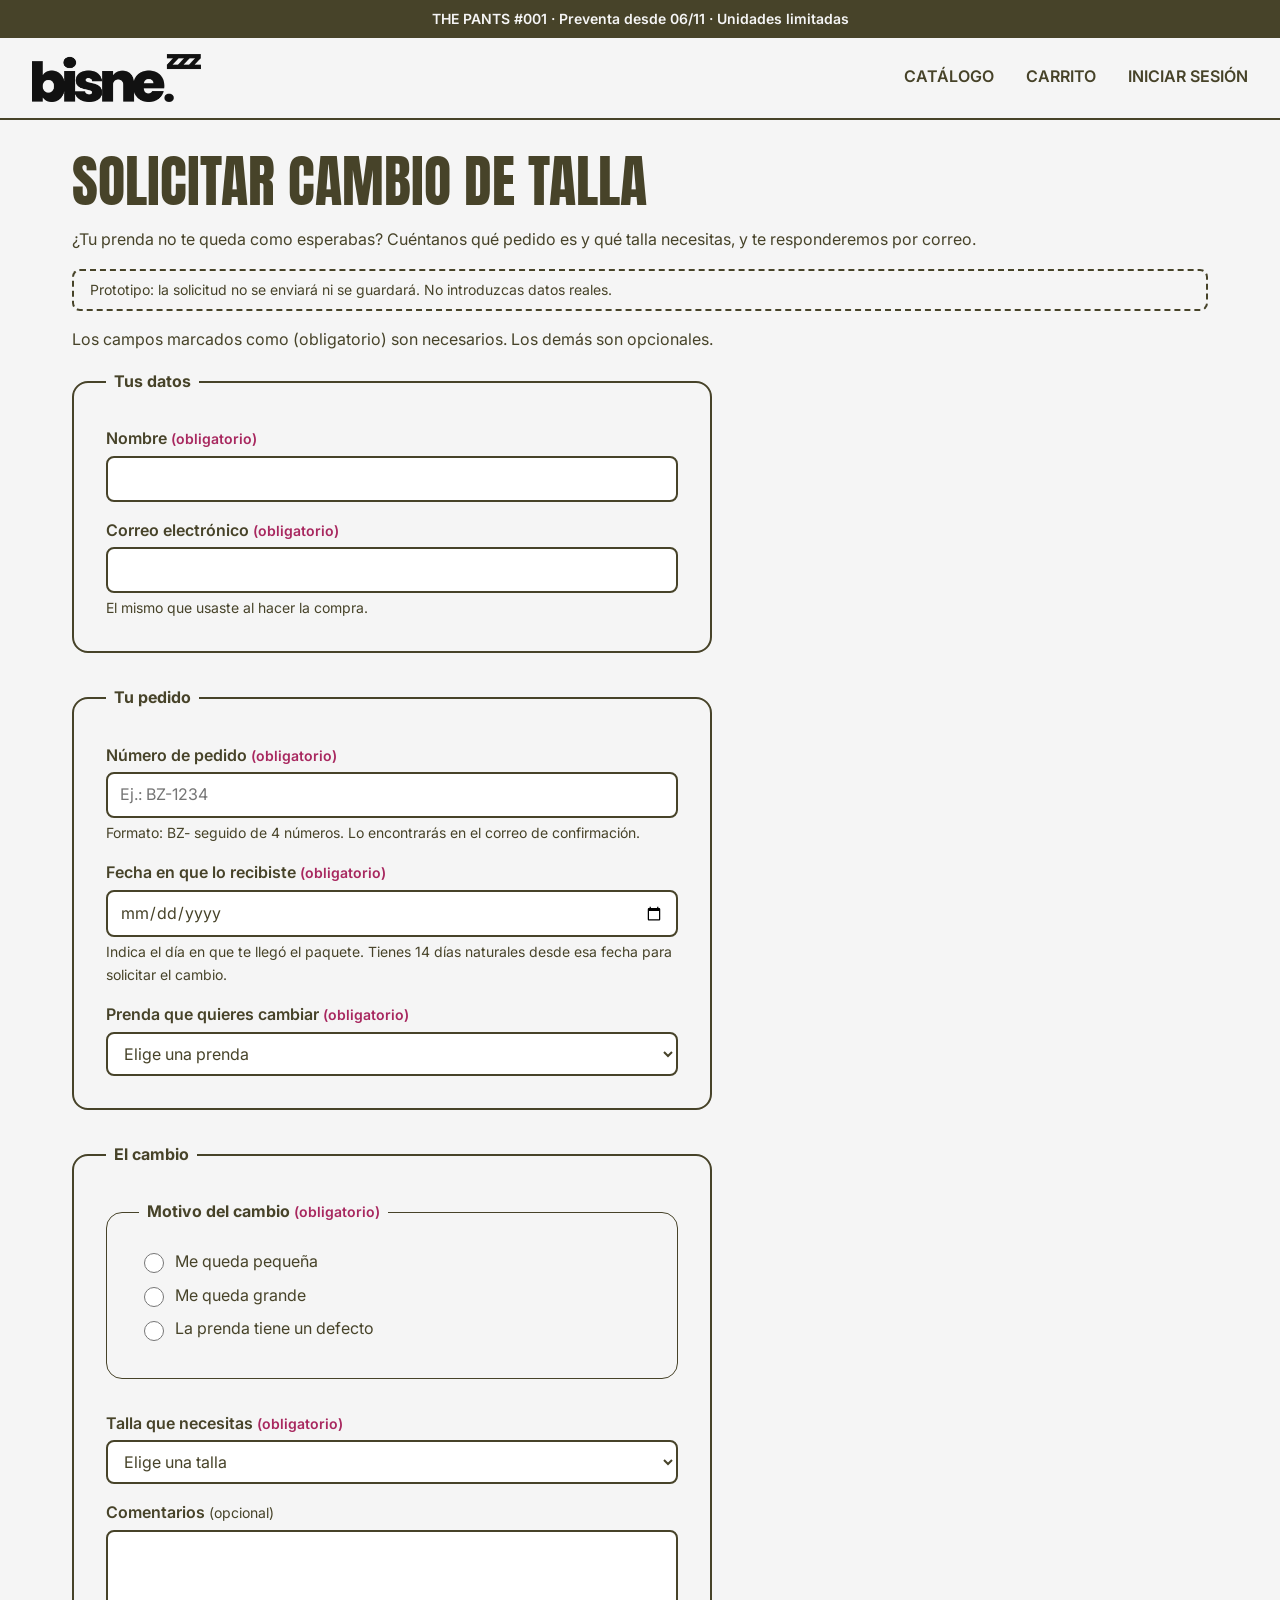
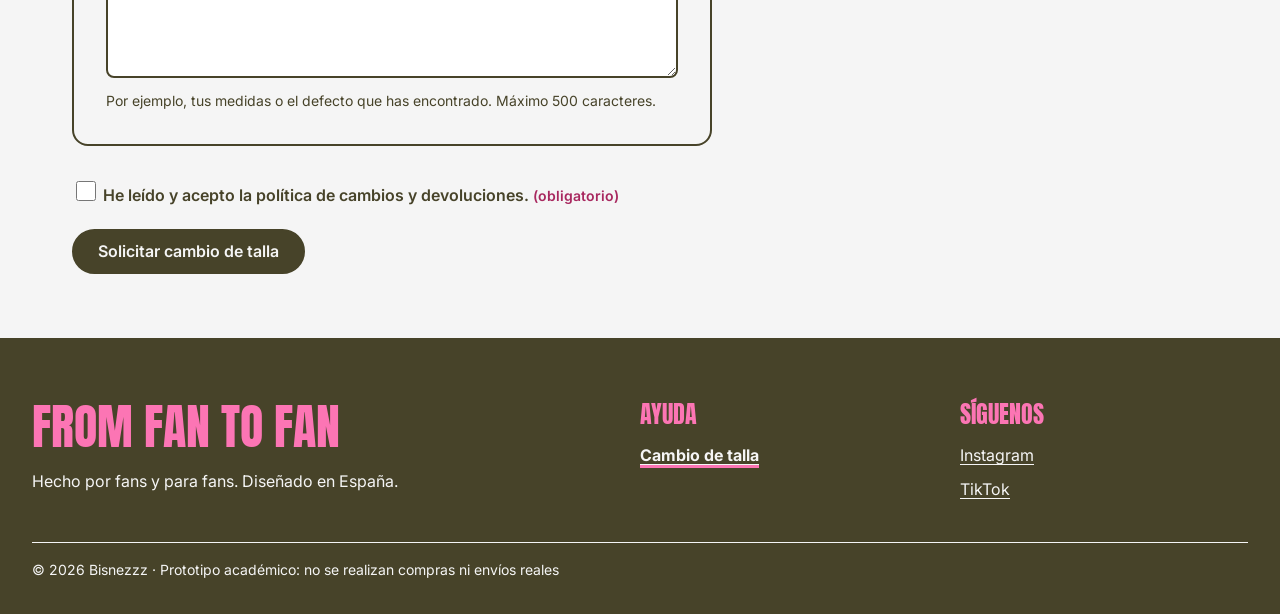
<file: formulario.html>
<!DOCTYPE html>
<html lang="es">

<head>
    <meta charset="UTF-8">
    <meta name="viewport" content="width=device-width, initial-scale=1.0">
    <title>Solicitar cambio de talla · Bisnezzz</title>
    <link rel="stylesheet" href="css/estilos.css">
</head>

<body>
    <header>
        <p>THE PANTS #001 · Preventa desde 06/11 · Unidades limitadas</p>
        <a href="index.html"><img class="logo" src="img/logo.png" alt="Bisnezzz, ir al inicio"></a>
        <nav aria-label="Principal">
            <ul>
                <li><a href="catalogo.html">Catálogo</a></li>
                <li><a href="carrito.html">Carrito</a></li>
                <li><a href="login.html">Iniciar sesión</a></li>
            </ul>
        </nav>
    </header>

    <main>
        <h1>Solicitar cambio de talla</h1>
        <p>¿Tu prenda no te queda como esperabas? Cuéntanos qué pedido es y qué talla necesitas, y te responderemos por correo.</p>

        <p class="aviso-prototipo">Prototipo: la solicitud no se enviará ni se guardará. No introduzcas datos reales.</p>
        <p>Los campos marcados como (obligatorio) son necesarios. Los demás son opcionales.</p>

        <form class="formulario">
            <fieldset>
                <legend>Tus datos</legend>

                <label for="nombre">Nombre <span class="obligatorio">(obligatorio)</span></label>
                <input type="text" id="nombre" name="nombre" required autocomplete="name">

                <label for="email">Correo electrónico <span class="obligatorio">(obligatorio)</span></label>
                <input type="email" id="email" name="email" required autocomplete="email" aria-describedby="ayuda-email">
                <p class="instrucciones" id="ayuda-email">El mismo que usaste al hacer la compra.</p>
            </fieldset>

            <fieldset>
                <legend>Tu pedido</legend>

                <label for="pedido">Número de pedido <span class="obligatorio">(obligatorio)</span></label>
                <input type="text" id="pedido" name="pedido" required pattern="BZ-[0-9]{4}" placeholder="Ej.: BZ-1234" aria-describedby="ayuda-pedido">
                <p class="instrucciones" id="ayuda-pedido">Formato: BZ- seguido de 4 números. Lo encontrarás en el correo de confirmación.</p>

                <label for="fecha">Fecha en que lo recibiste <span class="obligatorio">(obligatorio)</span></label>
                <input type="date" id="fecha" name="fecha" required min="2026-01-01" max="2027-12-31" aria-describedby="ayuda-fecha">
                <p class="instrucciones" id="ayuda-fecha">Indica el día en que te llegó el paquete. Tienes 14 días naturales desde esa fecha para solicitar el cambio.</p>

                <label for="prenda">Prenda que quieres cambiar <span class="obligatorio">(obligatorio)</span></label>
                <select id="prenda" name="prenda" required>
                    <option value="">Elige una prenda</option>
                    <option value="the-pants-001">THE PANTS #001</option>
                    <option value="after-hours-tee">After Hours Tee</option>
                    <option value="necessary-girl-tee">Necessary Girl Tee</option>
                    <option value="sudadera-this-and-that">Sudadera This &amp; That</option>
                    <option value="bulletproof-negra">Bulletproof Negra</option>
                    <option value="bulletproof-gris">Bulletproof Gris</option>
                    <option value="arirang">Arirang</option>
                    <option value="aliens">Aliens</option>
                    <option value="hooligan">Hooligan</option>
                </select>
            </fieldset>

            <fieldset>
                <legend>El cambio</legend>

                <fieldset>
                    <legend>Motivo del cambio <span class="obligatorio">(obligatorio)</span></legend>
                    <label><input type="radio" name="motivo" value="pequena" required> Me queda pequeña</label>
                    <label><input type="radio" name="motivo" value="grande"> Me queda grande</label>
                    <label><input type="radio" name="motivo" value="defecto"> La prenda tiene un defecto</label>
                </fieldset>

                <label for="talla">Talla que necesitas <span class="obligatorio">(obligatorio)</span></label>
                <select id="talla" name="talla" required>
                    <option value="">Elige una talla</option>
                    <option value="S">S</option>
                    <option value="M">M</option>
                    <option value="L">L</option>
                    <option value="XL">XL</option>
                    <option value="XXL">XXL</option>
                </select>

                <label for="comentarios">Comentarios <span class="opcional">(opcional)</span></label>
                <textarea id="comentarios" name="comentarios" rows="5" maxlength="500" aria-describedby="ayuda-comentarios"></textarea>
                <p class="instrucciones" id="ayuda-comentarios">Por ejemplo, tus medidas o el defecto que has encontrado. Máximo 500 caracteres.</p>
            </fieldset>

            <label class="condicion">
                <input type="checkbox" name="acepto-politica" required>
                He leído y acepto la política de cambios y devoluciones. <span class="obligatorio">(obligatorio)</span>
            </label>

            <button class="boton" type="submit">Solicitar cambio de talla</button>
        </form>
    </main>

    <footer>
        <div class="frase">
            <h2>From fan to fan</h2>
            <p>Hecho por fans y para fans. Diseñado en España.</p>
        </div>

        <nav aria-label="Ayuda">
            <h2>Ayuda</h2>
            <a href="formulario.html" aria-current="page">Cambio de talla</a>
        </nav>

        <div class="redes-sociales">
            <h2>Síguenos</h2>
            <ul>
                <li><a href="https://www.instagram.com/bisne.zzz/">Instagram</a></li>
                <li><a href="https://www.tiktok.com/@bisne.zzz">TikTok</a></li>
            </ul>
        </div>

        <div class="aviso">
            <p>© 2026 Bisnezzz · Prototipo académico: no se realizan compras ni envíos reales</p>
        </div>
    </footer>
</body>

</html>
</file>
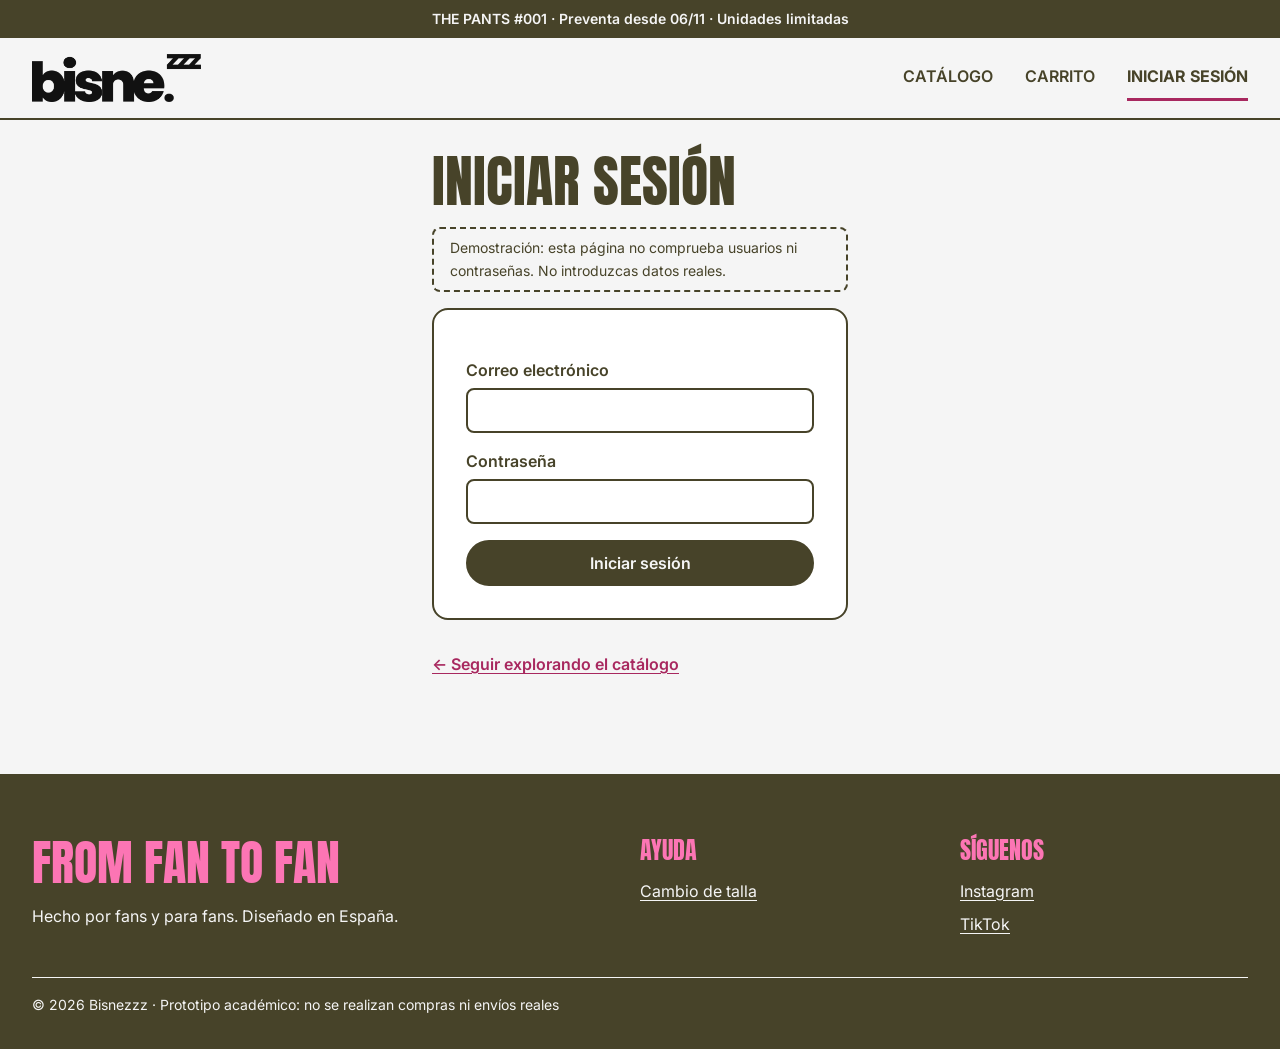
<file: login.html>
<!DOCTYPE html>
<html lang="es">

<head>
    <meta charset="UTF-8">
    <meta name="viewport" content="width=device-width, initial-scale=1.0">
    <title>Iniciar sesión · Bisnezzz</title>
    <link rel="stylesheet" href="css/estilos.css">
</head>

<body>
    <header>
        <p>THE PANTS #001 · Preventa desde 06/11 · Unidades limitadas</p>
        <a href="index.html"><img class="logo" src="img/logo.png" alt="Bisnezzz, ir al inicio"></a>
        <nav aria-label="Principal">
            <ul>
                <li><a href="catalogo.html">Catálogo</a></li>
                <li><a href="carrito.html">Carrito</a></li>
                <li><a href="login.html" aria-current="page">Iniciar sesión</a></li>
            </ul>
        </nav>
    </header>

    <main class="login">
        <h1>Iniciar sesión</h1>

        <p class="aviso-prototipo">Demostración: esta página no comprueba usuarios ni contraseñas. No introduzcas datos reales.</p>

        <form class="formulario-login">
            <label for="login-email">Correo electrónico</label>
            <input type="email" id="login-email" name="email" autocomplete="email">

            <label for="login-contrasena">Contraseña</label>
            <input type="password" id="login-contrasena" name="contrasena" autocomplete="current-password">

            <button class="boton" type="button">Iniciar sesión</button>
        </form>

        <a class="volver" href="catalogo.html">← Seguir explorando el catálogo</a>
    </main>

    <footer>
        <div class="frase">
            <h2>From fan to fan</h2>
            <p>Hecho por fans y para fans. Diseñado en España.</p>
        </div>

        <nav aria-label="Ayuda">
            <h2>Ayuda</h2>
            <a href="formulario.html">Cambio de talla</a>
        </nav>

        <div class="redes-sociales">
            <h2>Síguenos</h2>
            <ul>
                <li><a href="https://www.instagram.com/bisne.zzz/">Instagram</a></li>
                <li><a href="https://www.tiktok.com/@bisne.zzz">TikTok</a></li>
            </ul>
        </div>

        <div class="aviso">
            <p>© 2026 Bisnezzz · Prototipo académico: no se realizan compras ni envíos reales</p>
        </div>
    </footer>
</body>

</html>
</file>
<file: css/estilos.css>
/* ===== 1. FUENTES Y VARIABLES ===== */
@import url("https://fonts.googleapis.com/css2?family=Anton&family=Inter:wght@400;600;700&display=swap");

:root {
    --color-fondo: #F5F5F5;
    --color-texto: #474329;
    --color-acento: #FC75B4;
    --color-enlace: #A8285F;
    --color-superficie: #FFFFFF;

    --fuente-titulos: "Anton", "Impact", "Arial Narrow", sans-serif;
    --fuente-texto: "Inter", "Helvetica Neue", Arial, sans-serif;

    --espacio-s: 0.5rem;
    --espacio-m: 1rem;
    --espacio-l: 2rem;
    --espacio-xl: 4rem;
    --hueco-grid: 1.5rem;

    --ancho-maximo: 75rem;
    --borde: 2px solid var(--color-texto);
}


/* ===== 2. RESET Y BASE ===== */
*,
*::before,
*::after {
    box-sizing: border-box;
}

body {
    margin: 0;
    background-color: var(--color-fondo);
    color: var(--color-texto);
    font-family: var(--fuente-texto);
    font-size: 1rem;
    line-height: 1.6;
    letter-spacing: 0;

}

img {
    display: block;
    max-width: 100%;
    height: auto;
}

h1,
h2,
.ficha-destacada h3 {
    margin: 0 0 var(--espacio-m);
    font-family: var(--fuente-titulos);
    font-weight: 400;
    line-height: 1.05;
    text-transform: uppercase;
}

.ficha-destacada h3 {
    font-size: 2.5rem;
}

h1 {
    font-size: 3.5rem;
}

h2 {
    font-size: 2rem;
}

h3 {
    margin: 0 0 var(--espacio-s);
    font-size: 1.125rem;
}

p {
    margin: 0 0 var(--espacio-m);
}

main {
    max-width: var(--ancho-maximo);
    margin: 0 auto;
    padding: var(--espacio-l) var(--espacio-l) var(--espacio-xl);
}

nav ul,
.redes-sociales ul,
.rail,
.ventajas-lista,
.catalogo-grid,
.carrito-lista {
    list-style: none;
    margin: 0;
    padding: 0;
}


/* ===== 3. COMPONENTES COMPARTIDOS ===== */
a {
    color: var(--color-enlace);
    text-underline-offset: 0.2em;
}

a:hover {
    text-decoration-thickness: 3px;
}

:focus-visible {
    outline: 3px solid var(--color-texto);
    outline-offset: 3px;
}

.boton {
    display: inline-block;
    min-height: 2.75rem;
    padding: 0.7rem 1.5rem;
    border: var(--borde);
    border-radius: 999px;
    background-color: var(--color-texto);
    color: var(--color-fondo);
    font: 600 1rem/1.2 var(--fuente-texto);
    text-align: center;
    text-decoration: none;
    cursor: pointer;
}

.boton:hover {
    background-color: var(--color-enlace);
    border-color: var(--color-enlace);
}

.boton-secundario {
    background-color: transparent;
    color: var(--color-texto);
}

.boton-secundario:hover {
    background-color: var(--color-texto);
    border-color: var(--color-texto);
    color: var(--color-fondo);
}

.boton-texto {
    padding: 0;
    border: none;
    background: none;
    color: var(--color-enlace);
    font: inherit;
    font-size: 0.9rem;
    text-align: left;
    text-decoration: underline;
    cursor: pointer;
}

.volver {
    display: inline-block;
    margin-bottom: var(--espacio-l);
    font-weight: 600;
}

.aviso-prototipo {
    padding: var(--espacio-s) var(--espacio-m);
    border: 2px dashed var(--color-texto);
    border-radius: 0.5rem;
    font-size: 0.875rem;
}


/* ===== 4. CABECERA Y NAVEGACIÓN (FLEXBOX) ===== */
header {
    display: flex;
    flex-wrap: wrap;
    justify-content: space-between;
    align-items: center;
    gap: var(--espacio-m);
    padding: 0 var(--espacio-l) var(--espacio-m);
    border-bottom: var(--borde);
}

header>p {
    flex-basis: calc(100% + var(--espacio-l) * 2);
    margin: 0 calc(var(--espacio-l) * -1);
    padding: var(--espacio-s) var(--espacio-l);
    background-color: var(--color-texto);
    color: var(--color-fondo);
    font-size: 0.875rem;
    font-weight: 600;
    text-align: center;
}

.logo {
    width: auto;
    height: 3rem;
}

header nav ul {
    display: flex;
    gap: var(--espacio-l);
}

header nav a {
    display: inline-block;
    padding: var(--espacio-s) 0;
    border-bottom: 3px solid transparent;
    color: var(--color-texto);
    font-weight: 600;
    text-decoration: none;
    text-transform: uppercase;
}

header nav a:hover {
    border-bottom-color: var(--color-texto);
}

nav a[aria-current="page"] {
    border-bottom: 3px solid var(--color-acento);
    font-weight: 700;
}

header nav a[aria-current="page"] {
    border-bottom-color: var(--color-enlace);
}


/* ===== 5. PIE DE PÁGINA (FLEXBOX) ===== */
footer {
    display: flex;
    flex-wrap: wrap;
    justify-content: space-between;
    gap: var(--espacio-l);
    padding: var(--espacio-xl) var(--espacio-l) var(--espacio-l);
    background-color: var(--color-texto);
    color: var(--color-fondo);
}

footer h2 {
    font-size: 1.5rem;
    color: var(--color-acento);
}

footer .frase {
    flex: 2 1 20rem;
}

footer .frase h2 {
    font-size: 3rem;
}

footer>nav,
footer .redes-sociales {
    flex: 1 1 10rem;
}

footer a {
    color: var(--color-fondo);
}

footer :focus-visible {
    outline-color: var(--color-acento);
}

footer .redes-sociales li+li {
    margin-top: var(--espacio-s);
}

footer .aviso {
    flex-basis: 100%;
    padding-top: var(--espacio-m);
    border-top: 1px solid var(--color-fondo);
    font-size: 0.875rem;
}

footer .aviso p {
    margin: 0;
}


/* ===== 6. INICIO ===== */
.presentacion {
    display: grid;
    grid-template-columns: 1.2fr 1fr;
    align-items: center;
    gap: var(--espacio-l);
    margin-bottom: var(--espacio-xl);
}

.presentacion h1 {
    font-size: 5rem;
    line-height: 0.95;
}

.drop-actual {
    display: inline-block;
    padding: var(--espacio-s) var(--espacio-m);
    border-left: 6px solid var(--color-acento);
    background-color: var(--color-superficie);
    font-weight: 600;
}

.acciones {
    display: flex;
    flex-wrap: wrap;
    gap: var(--espacio-m);
}

.presentacion-imagen {
    border-radius: 1rem;
}

.destacados {
    margin-bottom: var(--espacio-xl);
}

.destacados-cabecera {
    display: flex;
    justify-content: space-between;
    align-items: baseline;
    gap: var(--espacio-m);
}

.rail {
    display: flex;
    gap: var(--hueco-grid);
    overflow-x: auto;
    padding-bottom: var(--espacio-m);
}

.rail .prenda {
    flex: 1 0 13rem;
}

.prenda-info {
    font-weight: 700;
}

.ventajas-lista {
    display: grid;
    grid-template-columns: repeat(3, 1fr);
    gap: var(--hueco-grid);
}

.ventaja {
    padding: var(--espacio-l);
    border: var(--borde);
    border-radius: 1rem;
    background-color: var(--color-superficie);
}


/* ===== 7. EFECTO ARMARIO: BARRA Y GANCHO ===== */
.armario {
    padding-inline: calc(var(--hueco-grid) / 2);
}

.armario>li {
    position: relative;
    padding-top: 2rem;
}

.armario>li::before {
    content: "";
    position: absolute;
    top: 0;
    left: calc(var(--hueco-grid) / -2);
    right: calc(var(--hueco-grid) / -2);
    height: 6px;
    background-color: var(--color-acento);
}

.armario>li::after {
    content: "";
    position: absolute;
    top: 0;
    left: 50%;
    width: 2px;
    height: 2rem;
    background-color: var(--color-texto);
}


/* ===== 8. PRENDAS: DELANTE/DETRÁS Y ZOOM ===== */
.prenda-fotos {
    position: relative;
    aspect-ratio: 1 / 1;
    margin-bottom: var(--espacio-m);
    transition: transform 0.3s ease;
}

.prenda-fotos img {
    position: absolute;
    inset: 0;
    width: 100%;
    height: 100%;
    object-fit: contain;
    transition: opacity 0.3s ease;
}

.foto-detras {
    opacity: 0;
}

.prenda:hover .foto-detras,
.prenda:focus-within .foto-detras,
.ficha:hover .foto-detras,
.ficha:focus-within .foto-detras {
    opacity: 1;
}

.prenda:hover .foto-delante:not(:only-child),
.prenda:focus-within .foto-delante:not(:only-child),
.ficha:hover .foto-delante:not(:only-child),
.ficha:focus-within .foto-delante:not(:only-child) {
    opacity: 0;
}

.prenda:hover .prenda-fotos,
.prenda:focus-within .prenda-fotos,
.ficha:hover .prenda-fotos,
.ficha:focus-within .prenda-fotos {
    transform: scale(1.08);
}


/* ===== 9. CATÁLOGO ===== */
.buscador {
    display: flex;
    flex-wrap: wrap;
    align-items: center;
    gap: var(--espacio-s) var(--espacio-m);
    margin-bottom: var(--espacio-l);
}

.buscador label {
    flex-basis: 100%;
    font-weight: 600;
}

.buscador input {
    flex: 1 1 20rem;
}

.catalogo-contenido {
    display: grid;
    grid-template-columns: 15rem 1fr;
    align-items: start;
    gap: var(--espacio-l);
}

.filtros {
    padding: var(--espacio-l) var(--espacio-m);
    border: var(--borde);
    border-radius: 1rem;
    background-color: var(--color-superficie);
}

.filtros h2 {
    font-size: 1.5rem;
}

.filtros select,
.filtros fieldset {
    margin-bottom: var(--espacio-m);
}

.filtros fieldset {
    min-width: 0;
    padding: var(--espacio-s) var(--espacio-m) var(--espacio-m);
}

.resumen-resultados {
    font-size: 0.875rem;
}

.catalogo-grid {
    display: grid;
    grid-template-columns: repeat(3, minmax(0, 1fr));
    gap: var(--espacio-xl) var(--hueco-grid);
    margin-bottom: var(--espacio-xl);
}

.catalogo-grid>li:first-child {
    grid-column: span 2;
    grid-row: span 2;
}

.ficha {
    display: flex;
    flex-direction: column;
    height: 100%;
}

.ficha-info {
    font-weight: 700;
}

.ficha-destacada {
    display: grid;
    grid-template-columns: minmax(0, 3fr) minmax(0, 2fr);
    grid-template-rows: 1fr auto auto auto;
    column-gap: var(--espacio-l);
}

.ficha-destacada .ampliar {
    grid-column: 1 / -1;
    min-height: 0;
    margin-bottom: var(--espacio-m);
    overflow: hidden;
    border-radius: 1rem;
}

.ficha-destacada .prenda-fotos {
    height: 100%;
    min-height: 22rem;
    aspect-ratio: auto;
}

.ficha-destacada .prenda-fotos img {
    border-radius: 1rem;
    object-fit: cover;
}

.ficha-destacada .foto-detras {
    background-color: var(--color-superficie);
    object-fit: contain;
}


.ficha-destacada> :not(.ampliar):not(.boton) {
    grid-column: 1;
}

.ficha-destacada .boton {
    grid-column: 2;
    grid-row: 2 / span 3;
    align-self: center;
}

.paginacion ul {
    display: flex;
    justify-content: center;
    gap: var(--espacio-s);
}

.paginacion button {
    min-width: 2.75rem;
    min-height: 2.75rem;
    padding: 0 var(--espacio-m);
    border: var(--borde);
    border-radius: 999px;
    background-color: transparent;
    color: var(--color-texto);
    font: 600 1rem var(--fuente-texto);
    cursor: pointer;
}

.paginacion button:hover,
.paginacion button[aria-current="page"] {
    background-color: var(--color-texto);
    color: var(--color-fondo);
}

.paginacion button[aria-current="page"] {
    text-decoration: underline;
    text-decoration-thickness: 3px;
    text-underline-offset: 0.3em;
}


/* ===== 10. FOTO AMPLIADA (:target) ===== */
.ampliar {
    display: block;
    cursor: zoom-in;
}

.ampliada {
    display: none;
    position: fixed;
    inset: 0;
    z-index: 10;
    padding: var(--espacio-l);
    background-color: #1F1D12;
}

.ampliada:target {
    display: grid;
    place-items: center;
}

body:has(.ampliada:target) header,
body:has(.ampliada:target) footer,
body:has(.ampliada:target) main> :not(.ampliada) {
    visibility: hidden;
}

.ampliada-fotos {
    display: grid;
    grid-template-columns: 1fr 1fr;
    gap: var(--espacio-m);
    width: min(90vw, 150vh);
}

.ampliada-fotos img {
    width: 100%;
    aspect-ratio: 1 / 1;
    object-fit: contain;
    border-radius: 1rem;
    background-color: var(--color-superficie);
}

.cerrar {
    position: absolute;
    top: var(--espacio-l);
    right: var(--espacio-l);
    padding: var(--espacio-s) var(--espacio-m);
    border-radius: 999px;
    background-color: var(--color-fondo);
    color: var(--color-texto);
    font-weight: 700;
    text-decoration: none;
}

.ampliada :focus-visible {
    outline-color: var(--color-acento);
}


/* ===== 11. DETALLE ===== */
.detalle {
    display: grid;
    grid-template-columns: 1fr 1fr;
    align-items: start;
    gap: var(--espacio-xl);
    margin-bottom: var(--espacio-xl);
}

.detalle-galeria {
    display: grid;
    gap: var(--espacio-m);
}

.detalle-galeria img {
    width: 100%;
    border-radius: 1rem;
    background-color: var(--color-superficie);
}



.detalle-principal {
    position: relative;
    aspect-ratio: 1 / 1;
    overflow: hidden;
    border-radius: 1rem;
    background-color: var(--color-superficie);
}

.detalle-principal img {
    position: absolute;
    inset: 0;
    height: 100%;
    object-fit: contain;
    transition: transform 0.4s ease;
}

.detalle-principal:hover img {
    transform: scale(1.3);
}


.categoria {
    margin-bottom: var(--espacio-s);
    font-size: 0.875rem;
    font-weight: 700;
    text-transform: uppercase;
}

.detalle-info h1 {
    font-size: 4rem;
}

.precio {
    margin-bottom: var(--espacio-s);
    font-size: 2rem;
    font-weight: 700;
}

.precio s {
    font-size: 1.25rem;
    font-weight: 400;
}

.precio-nota {
    font-size: 0.875rem;
}

.detalle-info h2 {
    font-size: 1.5rem;
}

.caracteristicas {
    margin-bottom: var(--espacio-l);
    padding-left: 1.25rem;
}

.selector-talla {
    display: flex;
    flex-wrap: wrap;
    gap: var(--espacio-m);
    margin: 0 0 var(--espacio-s);
    padding: 0;
    border: none;
}

.selector-talla legend {
    margin-bottom: var(--espacio-s);
    font-weight: 700;
}

.ticket {
    display: flex;
    align-items: center;
    gap: var(--espacio-s);
    min-width: 5rem;
    min-height: 3rem;
    padding: var(--espacio-s) var(--espacio-m);
    border: var(--borde);
    border-radius: 0.25rem 1rem 1rem 0.25rem;
    background-color: var(--color-superficie);
    font-weight: 700;
    cursor: pointer;
}

.ticket input {
    accent-color: var(--color-texto);
}

.ticket:hover {
    background-color: var(--color-fondo);
}


.detalle-info .boton {
    width: 100%;
    margin-bottom: var(--espacio-m);
}

.informacion details {
    border-top: var(--borde);
}

.informacion details:last-of-type {
    border-bottom: var(--borde);
}

.informacion summary {
    padding: var(--espacio-m) 0;
    font-size: 1.125rem;
    font-weight: 700;
    cursor: pointer;
}

.informacion details[open] {
    padding-bottom: var(--espacio-m);
}

table {
    width: 100%;
    max-width: 48rem;
    border-collapse: collapse;
}

caption {
    margin-bottom: var(--espacio-s);
    font-weight: 600;
    text-align: left;
}

th,
td {
    padding: var(--espacio-s) var(--espacio-m);
    border: 1px solid var(--color-texto);
    text-align: left;
}

thead th {
    background-color: var(--color-texto);
    color: var(--color-fondo);
}


/* ===== 12. FORMULARIOS ===== */
.formulario,
.formulario-login {
    max-width: 40rem;
}

fieldset {
    margin: 0 0 var(--espacio-l);
    padding: var(--espacio-m) var(--espacio-l) var(--espacio-l);
    border: var(--borde);
    border-radius: 1rem;
}

legend {
    padding: 0 var(--espacio-s);
    font-weight: 700;
}

fieldset fieldset {
    margin-top: var(--espacio-m);
    border-width: 1px;
}

.formulario label,
.formulario-login label,
.filtros>label {
    display: block;
    margin-top: var(--espacio-m);
    margin-bottom: 0.25rem;
    font-weight: 600;
}

input[type="text"],
input[type="email"],
input[type="password"],
input[type="search"],
input[type="date"],
input[type="number"],
select,
textarea {
    width: 100%;
    min-height: 2.75rem;
    padding: var(--espacio-s) 0.75rem;
    border: var(--borde);
    border-radius: 0.5rem;
    background-color: var(--color-superficie);
    color: var(--color-texto);
    font: inherit;
}

textarea {
    resize: vertical;
}

input[type="radio"],
input[type="checkbox"] {
    flex-shrink: 0;
    width: 1.25rem;
    height: 1.25rem;
    accent-color: var(--color-texto);
}

.formulario fieldset fieldset label,
.filtros fieldset label {
    display: flex;
    align-items: center;
    gap: var(--espacio-s);
    margin-top: var(--espacio-s);
    font-weight: 400;
}

.condicion {
    display: flex;
    align-items: flex-start;
    gap: var(--espacio-s);
    margin: var(--espacio-l) 0 var(--espacio-m);
    font-weight: 400;
}

.obligatorio {
    color: var(--color-enlace);
    font-size: 0.875rem;
    font-weight: 600;
}

.opcional {
    font-size: 0.875rem;
    font-weight: 400;
}

.instrucciones {
    margin: 0.25rem 0 0;
    font-size: 0.875rem;
}

.formulario .boton,
.formulario-login .boton {
    margin-top: var(--espacio-m);
}

.login {
    max-width: 30rem;
}

.formulario-login {
    margin-bottom: var(--espacio-l);
    padding: var(--espacio-l);
    border: var(--borde);
    border-radius: 1rem;
    background-color: var(--color-superficie);
}

.formulario-login .boton {
    width: 100%;
}


/* ===== 13. CARRITO ===== */
.frase-marca {
    font-family: var(--fuente-titulos);
    font-size: 1.5rem;
    text-transform: uppercase;
}

.carrito {
    display: grid;
    grid-template-columns: 1fr 17rem;
    align-items: start;
    gap: var(--espacio-l);
}

.carrito-productos h2,
.resumen h2 {
    font-size: 1.5rem;
}

.carrito-lista {
    margin-bottom: var(--espacio-l);
}

.carrito-fila {
    display: grid;
    grid-template-columns: 5rem minmax(8rem, 1fr) auto auto auto;
    align-items: center;
    gap: var(--espacio-m);
    padding: var(--espacio-m) 0;
    border-bottom: var(--borde);
}


.carrito-fila img {
    aspect-ratio: 1 / 1;
    object-fit: contain;
    border-radius: 0.5rem;
    background-color: var(--color-superficie);
}

.carrito-prenda p,
.carrito-precio,
.carrito-subtotal {
    margin: 0;
}

.carrito-precio span,
.carrito-subtotal span {
    display: block;
    font-size: 0.75rem;
    text-transform: uppercase;
}

.carrito-subtotal {
    font-weight: 700;
}

.carrito-cantidad {
    display: flex;
    flex-wrap: wrap;
    align-items: center;
    gap: 0.25rem;
    max-width: 10rem;
}

.carrito-cantidad label {
    flex-basis: 100%;
    font-size: 0.75rem;
    text-transform: uppercase;
}

.carrito-cantidad button {
    width: 2.75rem;
    height: 2.75rem;
    border: var(--borde);
    border-radius: 50%;
    background-color: transparent;
    color: var(--color-texto);
    font-size: 1.25rem;
    cursor: pointer;
}

.carrito-cantidad button:hover {
    background-color: var(--color-texto);
    color: var(--color-fondo);
}

.carrito-cantidad input {
    width: 3rem;
    padding: 0.25rem;
    text-align: center;
}

.resumen {
    padding: var(--espacio-l);
    border: var(--borde);
    border-radius: 1rem;
    background-color: var(--color-superficie);
}

.total {
    padding-top: var(--espacio-m);
    border-top: var(--borde);
    font-size: 1.5rem;
    font-weight: 700;
}

.resumen .boton {
    width: 100%;
    margin-bottom: var(--espacio-m);
}


/* ===== 14. MOVIMIENTO REDUCIDO ===== */
@media (prefers-reduced-motion: reduce) {

    .prenda-fotos,
    .prenda-fotos img,
    .detalle-principal img {
        transition: none;
    }

    .prenda:hover .prenda-fotos,
    .prenda:focus-within .prenda-fotos,
    .ficha:hover .prenda-fotos,
    .ficha:focus-within .prenda-fotos,
    .detalle-principal:hover img {
        transform: none;
    }


}


/* ===== 15. ZOOM AL 200 % ===== */
@media (max-width: 50rem) {

    main,
    header,
    footer {
        padding-left: var(--espacio-m);
        padding-right: var(--espacio-m);
    }

    header>p {
        flex-basis: calc(100% + var(--espacio-m) * 2);
        margin: 0 calc(var(--espacio-m) * -1);
    }

    header nav ul {
        flex-wrap: wrap;
        gap: var(--espacio-m);
    }

    h1,
    .presentacion h1,
    .detalle-info h1 {
        font-size: 2.5rem;
    }

    .presentacion,
    .ventajas-lista,
    .catalogo-contenido,
    .detalle,
    .carrito,
    .catalogo-grid,
    .ficha-destacada {
        grid-template-columns: 1fr;
    }

    .catalogo-grid>li:first-child {
        grid-column: auto;
        grid-row: auto;
    }

    .ficha-destacada .boton {
        grid-column: 1;
        grid-row: auto;
        justify-self: start;
    }

    .carrito-fila {
        grid-template-columns: 5rem 1fr;
    }

    .rail {
        flex-wrap: wrap;
    }
}
</file>
